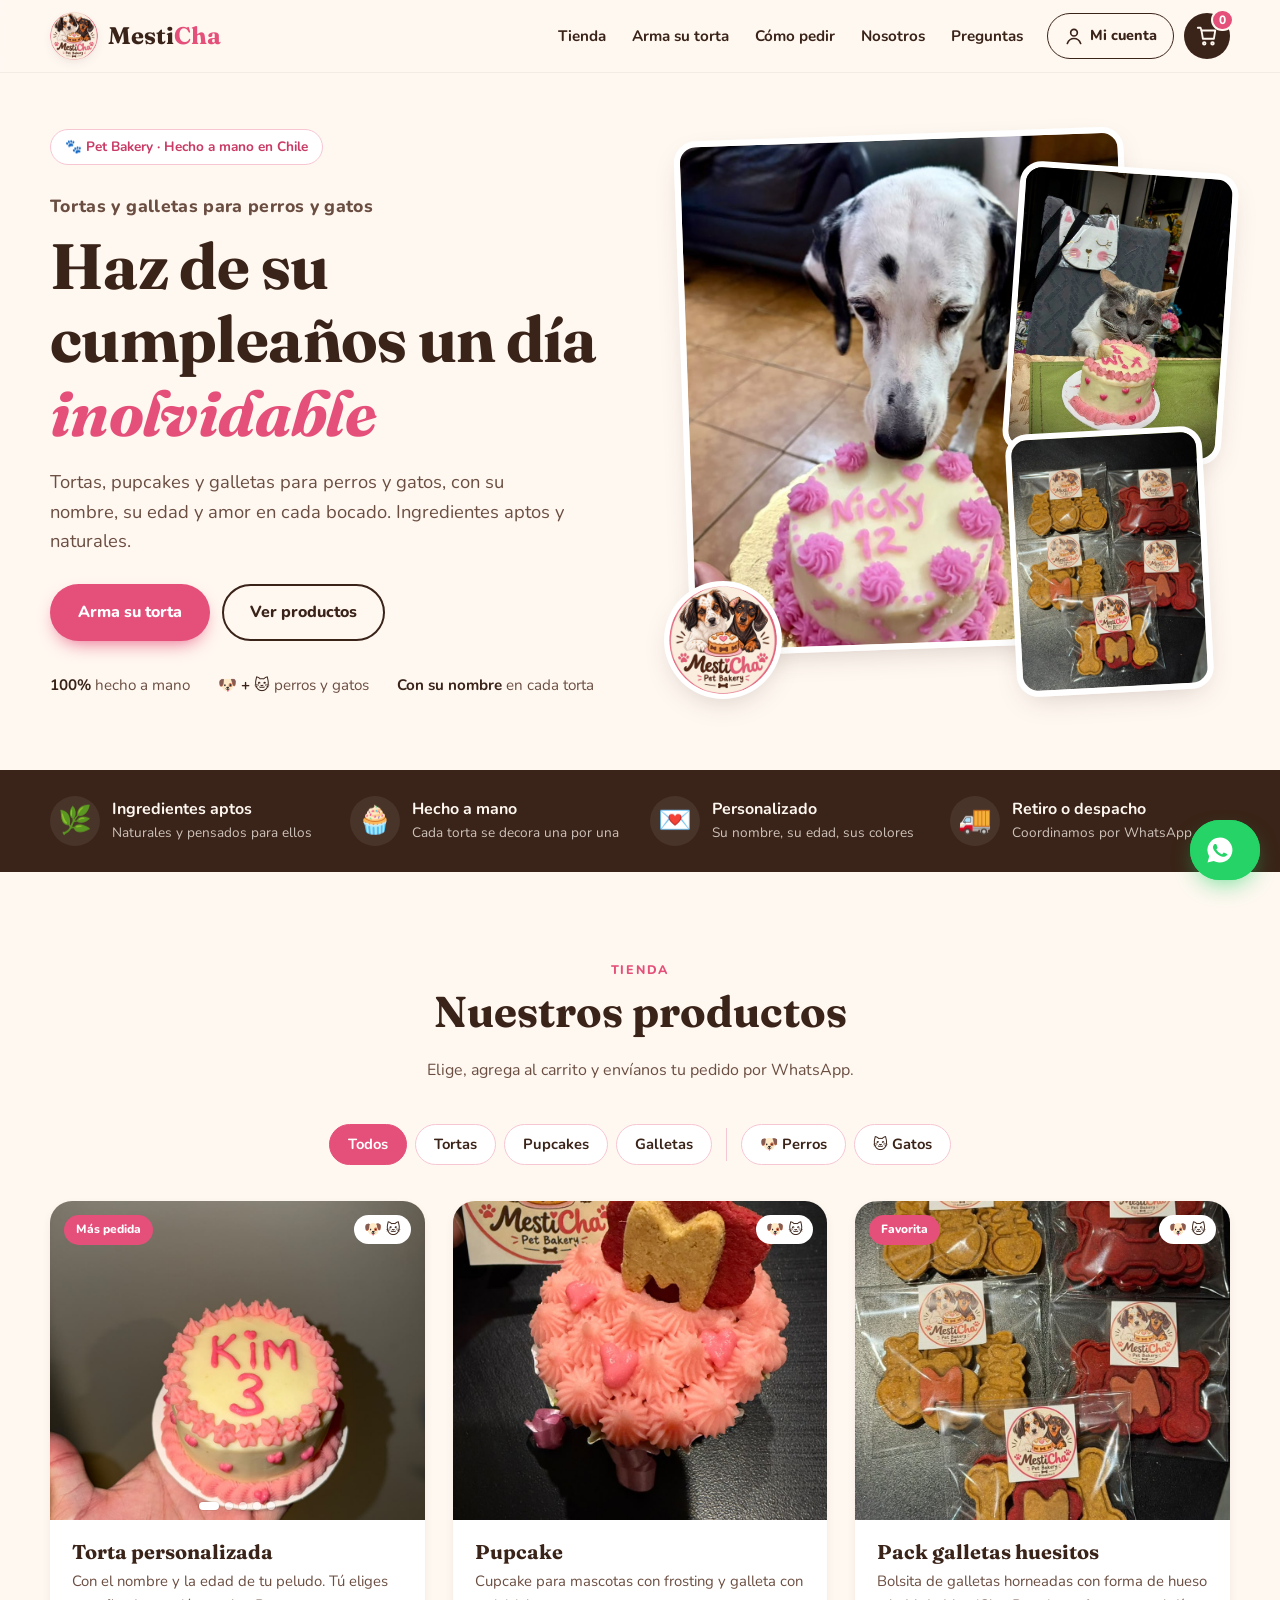
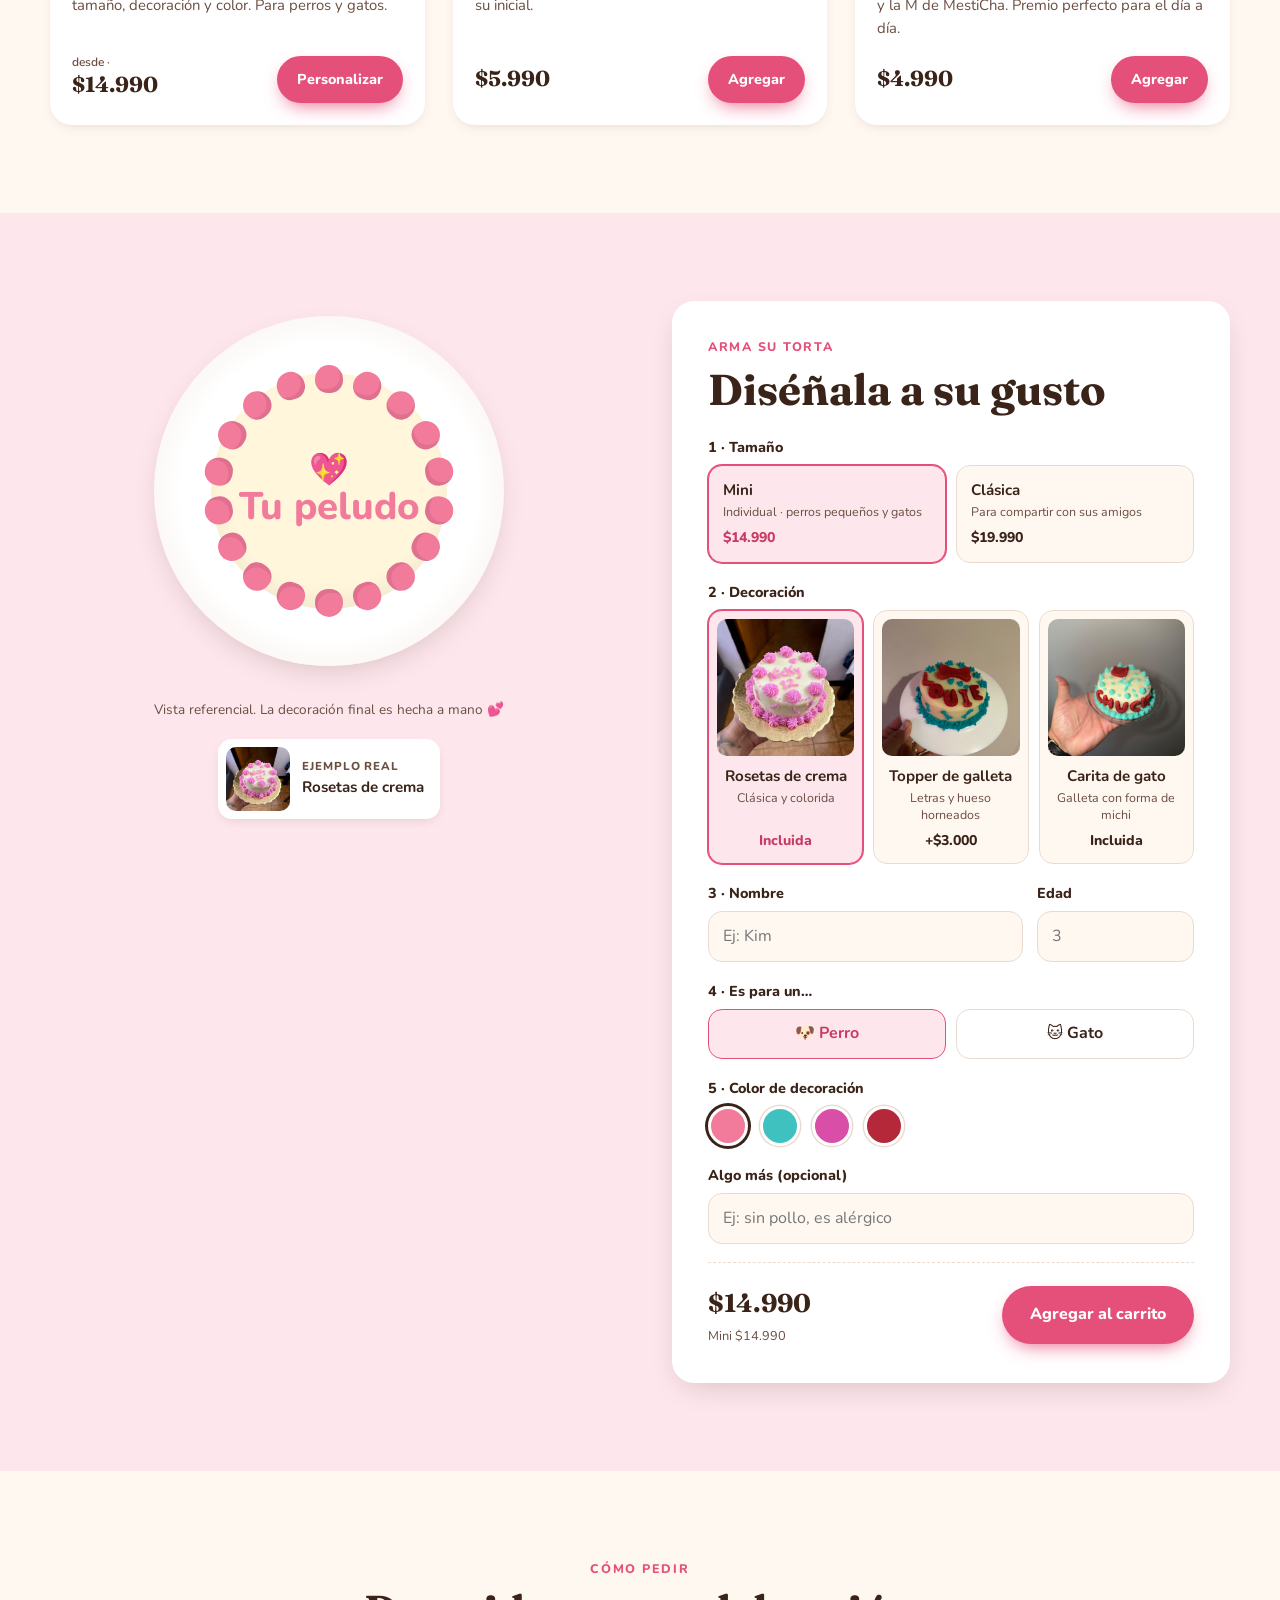
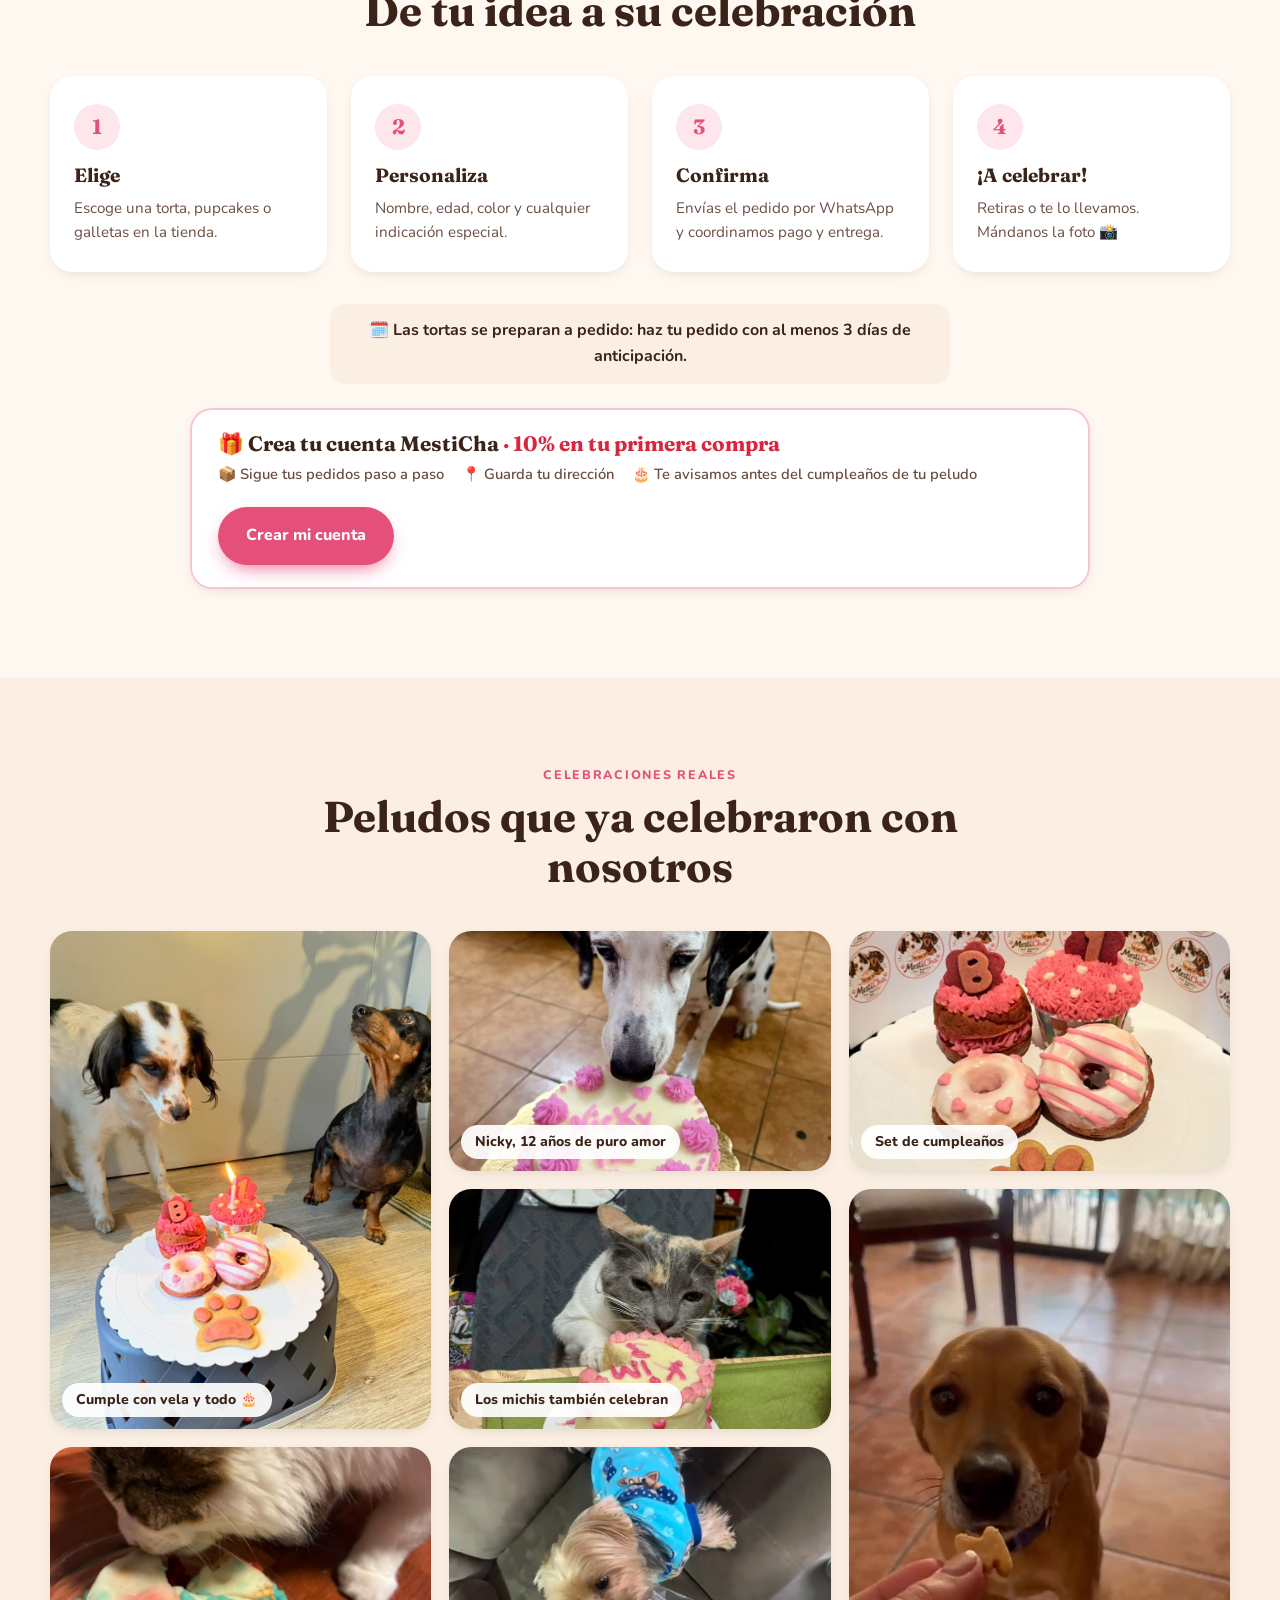
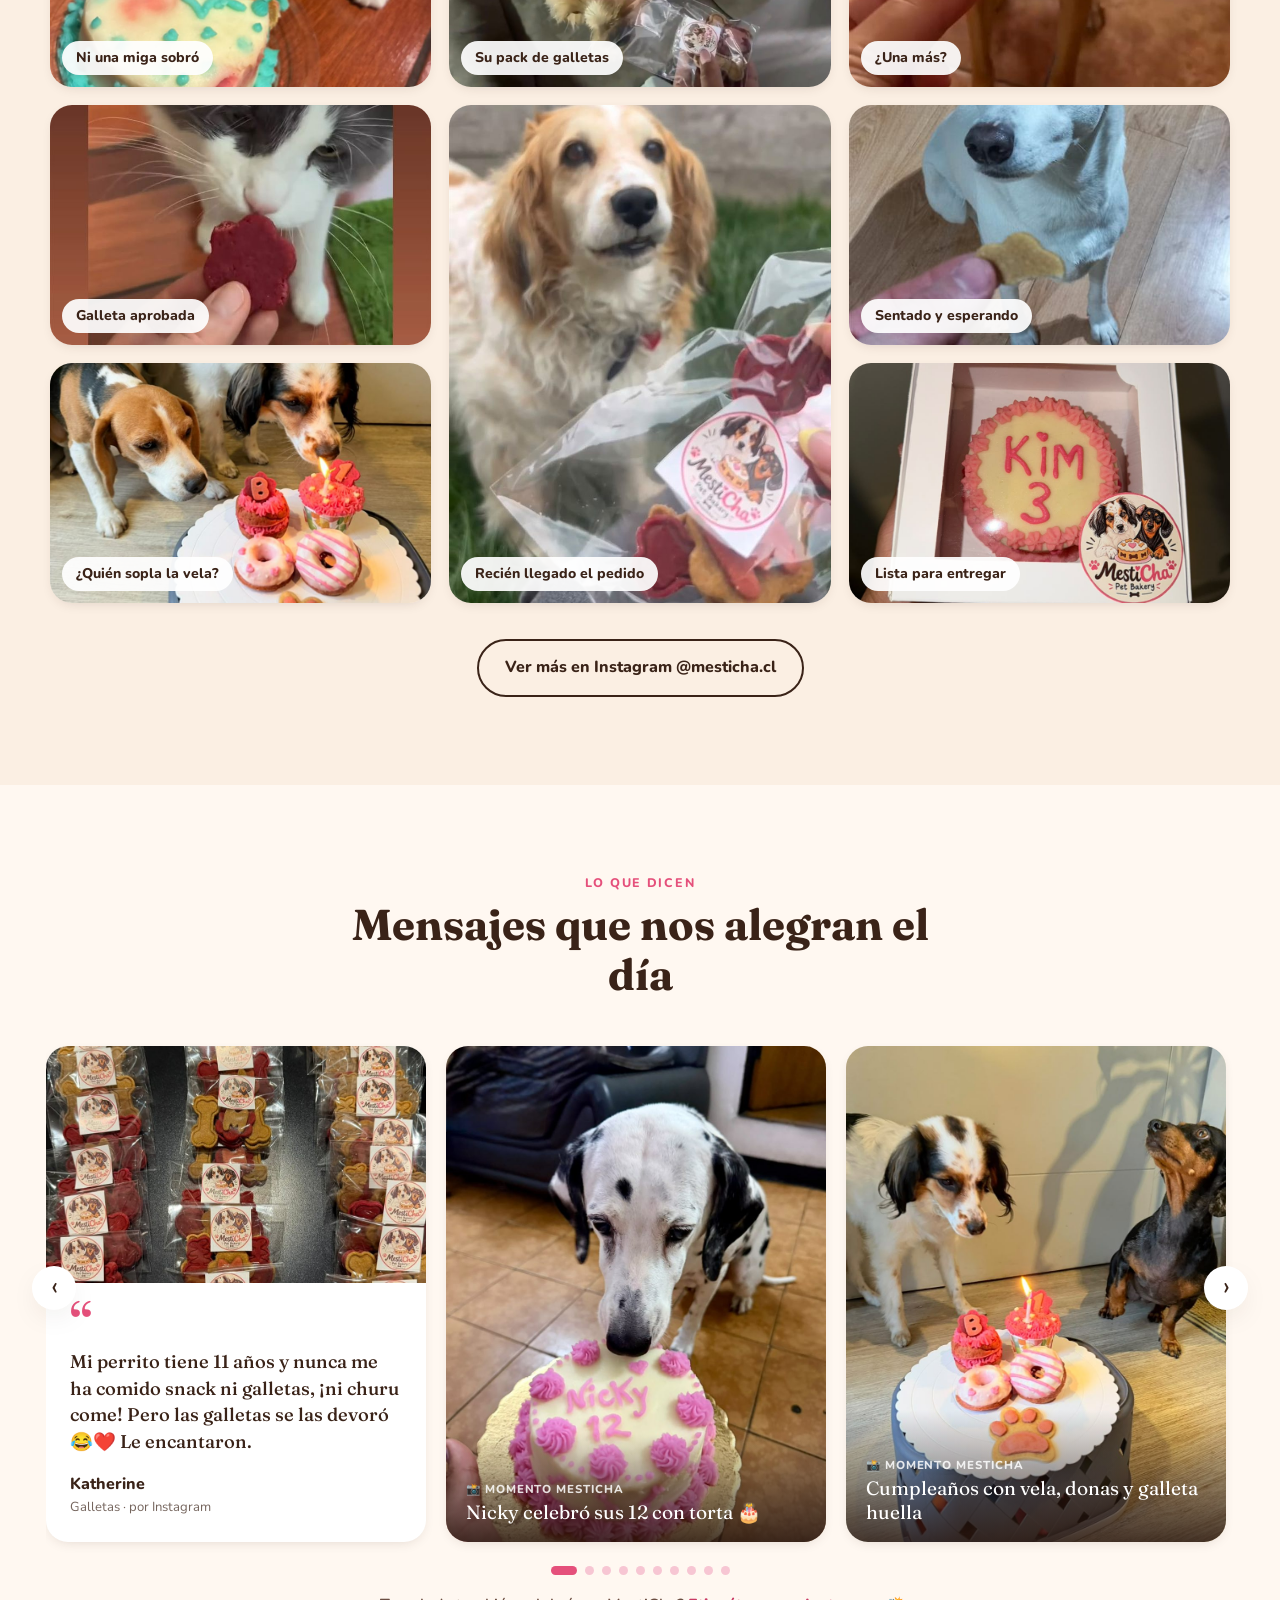
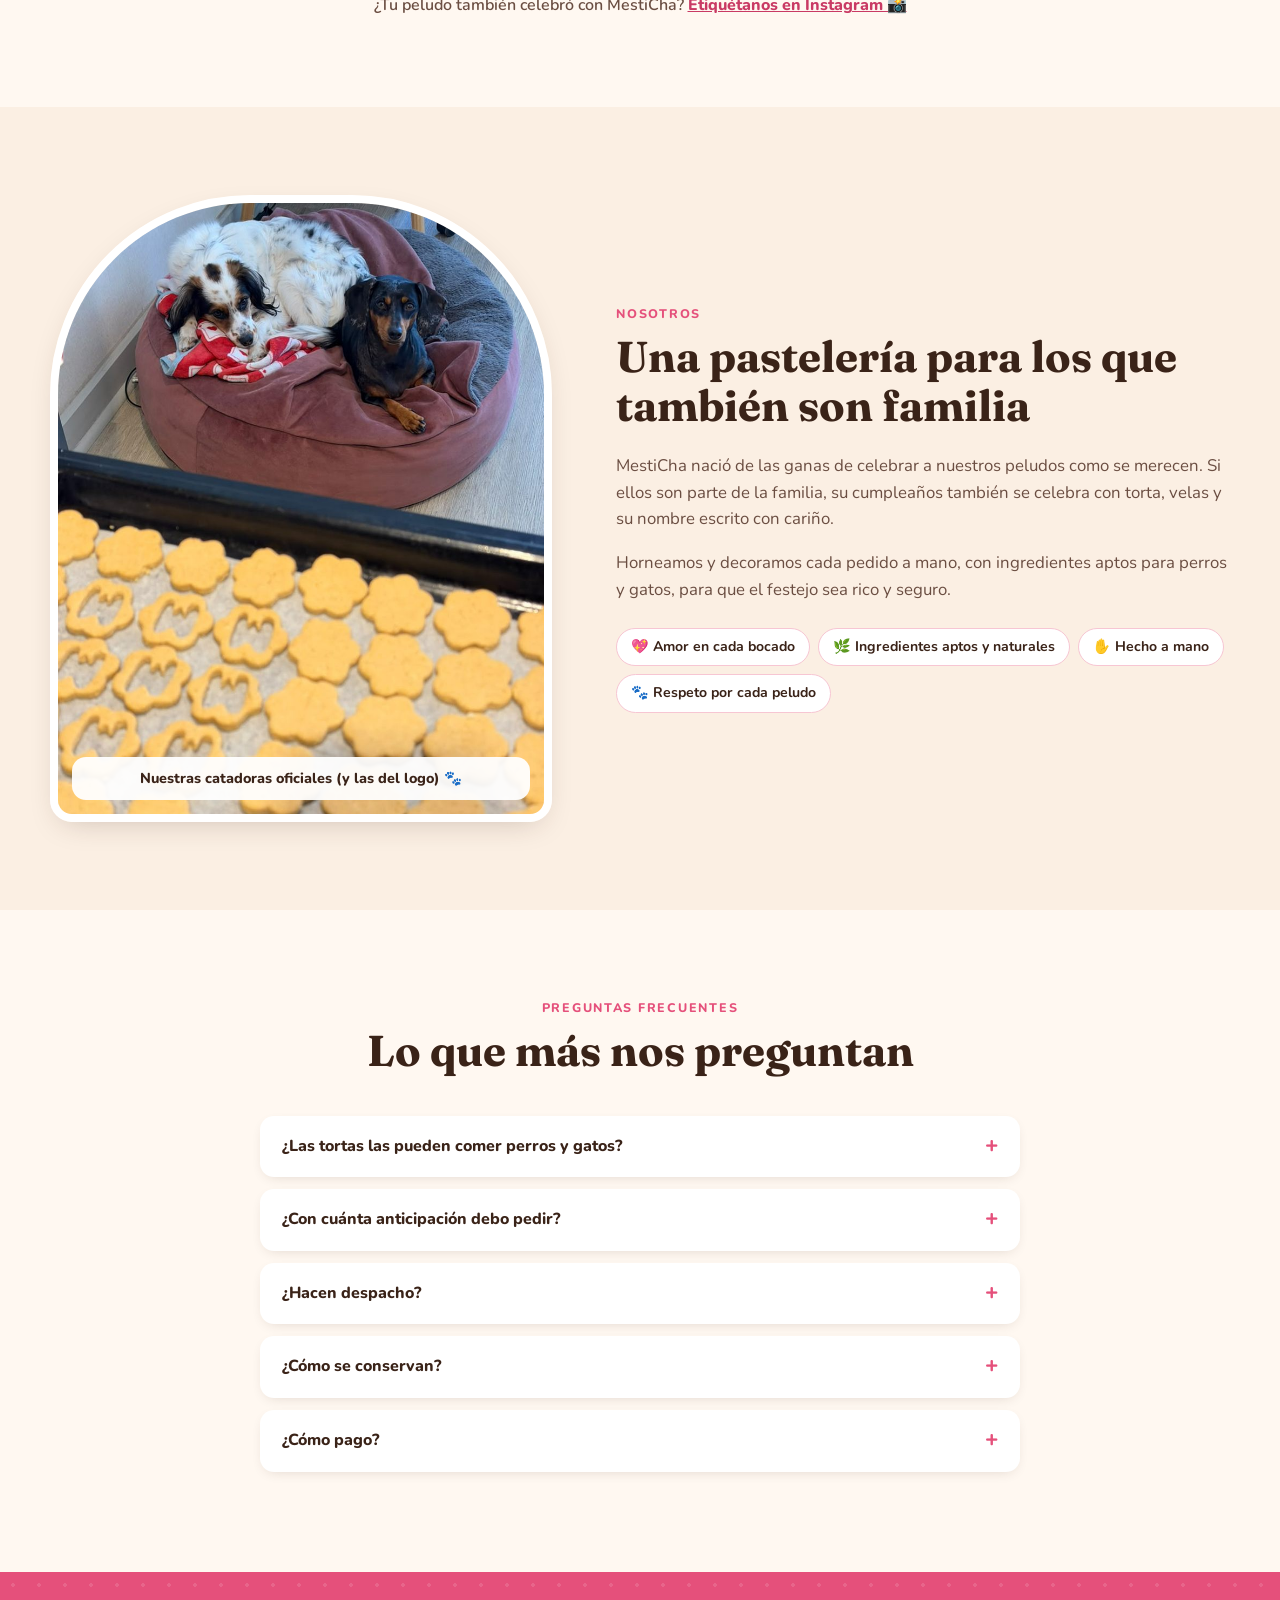
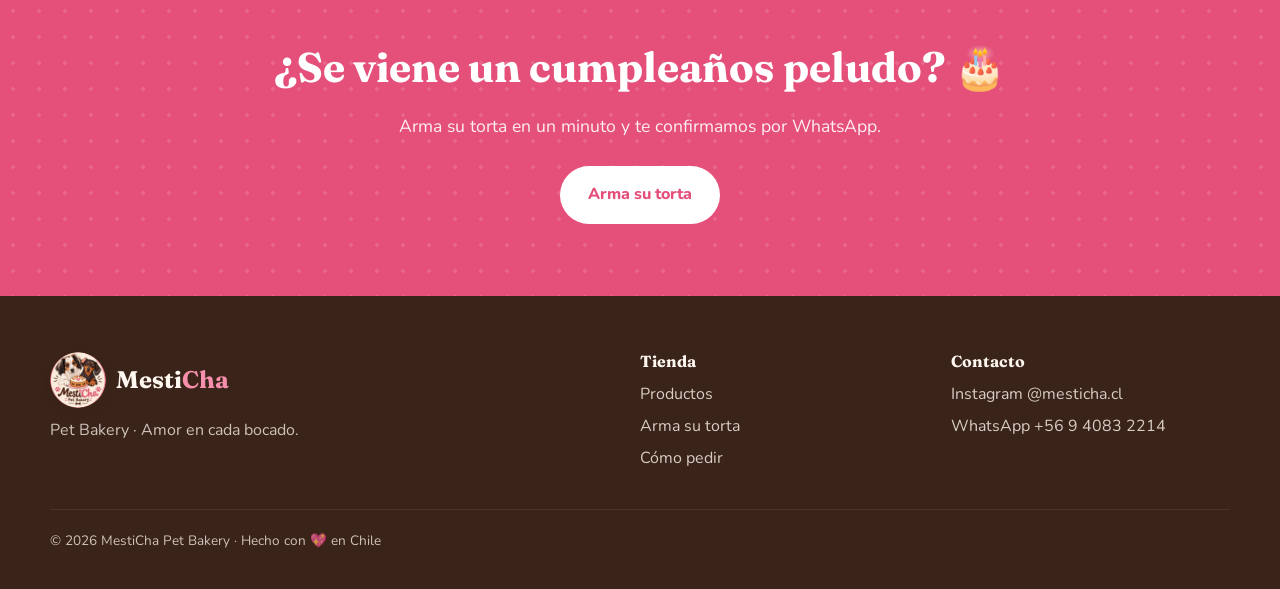
<file: index.html>
<!doctype html>
<html lang="es-CL">
<head>
  <meta charset="utf-8">
  <meta name="viewport" content="width=device-width, initial-scale=1">
  <title>Tortas y galletas para perros y gatos | MestiCha Pet Bakery Chile</title>
  <meta name="description" content="Tortas de cumpleaños personalizadas, pupcakes y galletas para perros y gatos. Hechas a mano con ingredientes aptos y naturales. Pide online con retiro o despacho.">
  <meta name="robots" content="index, follow, max-image-preview:large">
  <meta name="theme-color" content="#E5507B">
  <!-- CONFIRMAR dominio definitivo (canonical, og:url, sitemap, JSON-LD) -->
  <link rel="canonical" href="https://mesticha.cl/">

  <!-- Al compartir el link (WhatsApp, Instagram, Facebook) -->
  <meta property="og:type" content="website">
  <meta property="og:locale" content="es_CL">
  <meta property="og:site_name" content="MestiCha Pet Bakery">
  <meta property="og:title" content="MestiCha · Tortas y galletas para perros y gatos">
  <meta property="og:description" content="Haz de su cumpleaños un día inolvidable 🎂 Tortas personalizadas con su nombre, pupcakes y galletas hechas a mano.">
  <meta property="og:url" content="https://mesticha.cl/">
  <meta property="og:image" content="https://mesticha.cl/img/og-mesticha.jpg">
  <meta property="og:image:width" content="1200">
  <meta property="og:image:height" content="630">
  <meta property="og:image:alt" content="Torta de cumpleaños para perro de MestiCha Pet Bakery">
  <meta name="twitter:card" content="summary_large_image">

  <link rel="icon" type="image/png" href="img/logo-192.png">
  <link rel="apple-touch-icon" href="img/logo-192.png">
  <link rel="preload" as="image" href="img/nicky-comiendo.jpg" fetchpriority="high">
  <link rel="preconnect" href="https://fonts.googleapis.com">
  <link rel="preconnect" href="https://fonts.gstatic.com" crossorigin>
  <link href="https://fonts.googleapis.com/css2?family=Fraunces:opsz,wght@9..144,500;9..144,700&family=Nunito:wght@400;600;700;800&display=swap" rel="stylesheet">
  <link rel="stylesheet" href="css/estilos.css">
  <link rel="stylesheet" href="css/tienda.css">
  <link rel="stylesheet" href="css/movil.css">

  <!-- Datos estructurados para Google. CONFIRMAR teléfono, zona y precios -->
  <script type="application/ld+json">
  {
    "@context": "https://schema.org",
    "@type": "Bakery",
    "@id": "https://mesticha.cl/#negocio",
    "name": "MestiCha Pet Bakery",
    "description": "Pastelería para mascotas: tortas de cumpleaños personalizadas, pupcakes y galletas para perros y gatos, hechas a mano con ingredientes aptos y naturales.",
    "url": "https://mesticha.cl/",
    "telephone": "+56940832214",
    "logo": "https://mesticha.cl/img/logo.png",
    "image": ["https://mesticha.cl/img/og-mesticha.jpg", "https://mesticha.cl/img/torta-kim-caja.jpg", "https://mesticha.cl/img/galletas-packs.jpg"],
    "areaServed": { "@type": "City", "name": "Santiago" },
    "address": { "@type": "PostalAddress", "addressLocality": "Santiago", "addressCountry": "CL" },
    "priceRange": "$$",
    "currenciesAccepted": "CLP",
    "paymentAccepted": "Tarjeta de débito, tarjeta de crédito, transferencia",
    "sameAs": ["https://www.instagram.com/mesticha.cl/"],
    "hasOfferCatalog": {
      "@type": "OfferCatalog",
      "name": "Productos para mascotas",
      "itemListElement": [
        { "@type": "AggregateOffer", "lowPrice": "14990", "highPrice": "22990", "priceCurrency": "CLP", "availability": "https://schema.org/InStock", "itemOffered": { "@type": "Product", "name": "Torta de cumpleaños personalizada para perros y gatos", "image": ["https://mesticha.cl/img/torta-kim.jpg", "https://mesticha.cl/img/torta-nicky.jpg", "https://mesticha.cl/img/torta-louie.jpg", "https://mesticha.cl/img/torta-chuck.jpg"] } },
        { "@type": "Offer", "price": "5990", "priceCurrency": "CLP", "availability": "https://schema.org/InStock", "itemOffered": { "@type": "Product", "name": "Pupcake para mascotas", "image": "https://mesticha.cl/img/pupcake.jpg" } },
        { "@type": "Offer", "price": "4990", "priceCurrency": "CLP", "availability": "https://schema.org/InStock", "itemOffered": { "@type": "Product", "name": "Galletas para perros con forma de hueso", "image": "https://mesticha.cl/img/galletas-packs.jpg" } }
      ]
    }
  }
  </script>
</head>
<body>

<!-- ========== HEADER ========== -->
<header class="header">
  <div class="contenedor header__inner">
    <a href="#inicio" class="marca">
      <img src="img/logo.png" alt="Logo MestiCha Pet Bakery" width="48" height="48">
      <span>Mesti<b>Cha</b></span>
    </a>
    <nav class="nav" id="nav">
      <a href="#tienda">Tienda</a>
      <a href="#personaliza">Arma su torta</a>
      <a href="#como-pedir">Cómo pedir</a>
      <a href="#nosotros">Nosotros</a>
      <a href="#preguntas">Preguntas</a>
    </nav>
    <div class="header__acciones">
      <button class="btn-cuenta" id="abrirCuenta" aria-label="Mi cuenta">
        <svg viewBox="0 0 24 24" width="20" height="20" fill="none" stroke="currentColor" stroke-width="2" stroke-linecap="round"><circle cx="12" cy="8" r="4"/><path d="M4 21c1.5-4 4.5-6 8-6s6.5 2 8 6"/></svg>
        <span id="cuentaEtiqueta">Ingresar</span>
      </button>
      <button class="btn-carrito" id="abrirCarrito" aria-label="Ver carrito">
        <svg viewBox="0 0 24 24" width="22" height="22" fill="none" stroke="currentColor" stroke-width="2" stroke-linecap="round" stroke-linejoin="round"><path d="M6 6h15l-1.5 9h-12z"/><path d="M6 6 5 3H2"/><circle cx="9" cy="20" r="1.4"/><circle cx="18" cy="20" r="1.4"/></svg>
        <span class="btn-carrito__n" id="contadorCarrito">0</span>
      </button>
      <button class="btn-menu" id="btnMenu" aria-label="Abrir menú" aria-expanded="false">
        <span></span><span></span><span></span>
      </button>
    </div>
  </div>
</header>

<main>

<!-- ========== HERO ========== -->
<section class="hero" id="inicio">
  <div class="contenedor hero__grid">
    <div class="hero__texto">
      <p class="chip">🐾 Pet Bakery · Hecho a mano en Chile</p>
      <h1><span class="h1-clave">Tortas y galletas para perros y gatos</span> Haz de su cumpleaños un día <em>inolvidable</em></h1>
      <p class="hero__bajada">Tortas, pupcakes y galletas para perros y gatos, con su nombre, su edad y amor en cada bocado. Ingredientes aptos y naturales.</p>
      <div class="hero__ctas">
        <a href="#personaliza" class="btn btn--primario">Arma su torta</a>
        <a href="#tienda" class="btn btn--secundario">Ver productos</a>
      </div>
      <ul class="hero__datos">
        <li><b>100%</b> hecho a mano</li>
        <li><b>🐶 + 🐱</b> perros y gatos</li>
        <li><b>Con su nombre</b> en cada torta</li>
      </ul>
    </div>
    <div class="hero__collage">
      <figure class="foto foto--grande" data-hero="grande"><img src="img/nicky-comiendo.jpg" width="900" height="1200" fetchpriority="high" alt="Dálmata comiendo su torta de cumpleaños para perros con el nombre Nicky y el número 12"></figure>
      <figure class="foto foto--chica foto--a" data-hero="a"><img src="img/gato-torta.jpg" width="778" height="1200" alt="Gata frente a su torta de cumpleaños para gatos MestiCha"></figure>
      <figure class="foto foto--chica foto--b" data-hero="b"><img src="img/galletas-packs.jpg" width="900" height="1200" alt="Packs de galletas para perros con forma de hueso y la M de MestiCha"></figure>
      <div class="sticker">
        <img src="img/logo.png" alt="">
      </div>
    </div>
  </div>
</section>

<!-- ========== PILARES ========== -->
<section class="pilares">
  <div class="contenedor pilares__grid">
    <div class="pilar"><span>🌿</span><div><b>Ingredientes aptos</b><p>Naturales y pensados para ellos</p></div></div>
    <div class="pilar"><span>🧁</span><div><b>Hecho a mano</b><p>Cada torta se decora una por una</p></div></div>
    <div class="pilar"><span>💌</span><div><b>Personalizado</b><p>Su nombre, su edad, sus colores</p></div></div>
    <div class="pilar"><span>🚚</span><div><b>Retiro o despacho</b><p>Coordinamos por WhatsApp</p></div></div>
  </div>
</section>

<!-- ========== TIENDA ========== -->
<section class="seccion" id="tienda">
  <div class="contenedor">
    <div class="seccion__cabecera">
      <p class="sobretitulo">Tienda</p>
      <h2>Nuestros productos</h2>
      <p>Elige, agrega al carrito y envíanos tu pedido por WhatsApp.</p>
    </div>
    <div class="filtros" role="tablist" id="filtros">
      <button class="filtro activo" data-filtro="todos">Todos</button>
      <button class="filtro" data-filtro="tortas">Tortas</button>
      <button class="filtro" data-filtro="pupcakes">Pupcakes</button>
      <button class="filtro" data-filtro="galletas">Galletas</button>
      <span class="filtros__sep"></span>
      <button class="filtro" data-filtro="perro">🐶 Perros</button>
      <button class="filtro" data-filtro="gato">🐱 Gatos</button>
      <button class="filtro filtro--oferta" data-filtro="ofertas" id="filtroOfertas" hidden>🏷️ Ofertas</button>
    </div>
    <div class="productos" id="productos"></div>
  </div>
</section>

<!-- ========== PERSONALIZADOR ========== -->
<section class="seccion seccion--rosa" id="personaliza">
  <div class="contenedor personaliza">
    <div class="personaliza__vista">
      <div class="torta-preview" id="tortaPreview">
        <div class="torta-preview__plato"></div>
        <div class="torta-preview__torta">
          <div class="torta-preview__borde" id="previewBorde"></div>
          <div class="torta-preview__cara">
            <span class="torta-preview__icono" id="previewIcono">💖</span>
            <span class="torta-preview__nombre" id="previewNombre">Tu peludo</span>
            <span class="torta-preview__edad" id="previewEdad">1</span>
          </div>
        </div>
      </div>
      <p class="personaliza__nota">Vista referencial. La decoración final es hecha a mano 💕</p>
      <figure class="ejemplo-real">
        <img id="ejemploImg" src="img/torta-nicky.jpg" alt="" loading="lazy">
        <figcaption><small>Ejemplo real</small><b id="ejemploTexto">Rosetas de crema</b></figcaption>
      </figure>
    </div>

    <form class="personaliza__form" id="formTorta" novalidate>
      <p class="sobretitulo">Arma su torta</p>
      <h2>Diséñala a su gusto</h2>

      <fieldset class="campo">
        <span>1 · Tamaño</span>
        <div class="tarjetas-opcion" id="tamanos"></div>
      </fieldset>

      <fieldset class="campo">
        <span>2 · Decoración</span>
        <div class="tarjetas-opcion tarjetas-opcion--deco" id="decoraciones"></div>
      </fieldset>

      <div class="campo-doble">
        <label class="campo">
          <span>3 · Nombre</span>
          <input id="tortaNombre" type="text" maxlength="12" placeholder="Ej: Kim" required>
        </label>
        <label class="campo">
          <span>Edad</span>
          <input id="tortaEdad" type="number" min="0" max="30" placeholder="3">
        </label>
      </div>

      <fieldset class="campo">
        <span>4 · Es para un…</span>
        <div class="opciones">
          <label class="opcion"><input type="radio" name="especie" value="perro" checked><span>🐶 Perro</span></label>
          <label class="opcion"><input type="radio" name="especie" value="gato"><span>🐱 Gato</span></label>
        </div>
      </fieldset>

      <fieldset class="campo">
        <span>5 · Color de decoración</span>
        <div class="colores" id="colores"></div>
      </fieldset>

      <label class="campo">
        <span>Algo más (opcional)</span>
        <input id="tortaNota" type="text" maxlength="80" placeholder="Ej: sin pollo, es alérgico">
      </label>

      <p class="agotado-aviso" id="tortaAgotada" hidden>😿 Por ahora las tortas están agotadas. Escríbenos por WhatsApp y te avisamos cuando vuelvan.</p>
      <div class="personaliza__pie">
        <div>
          <p class="personaliza__precio" id="tortaPrecio"></p>
          <p class="personaliza__desglose" id="tortaDesglose"></p>
        </div>
        <button type="submit" class="btn btn--primario">Agregar al carrito</button>
      </div>
      <p class="error" id="tortaError" hidden>Escribe el nombre de tu peludo 🐾</p>
    </form>
  </div>
</section>

<!-- ========== CÓMO PEDIR ========== -->
<section class="seccion" id="como-pedir">
  <div class="contenedor">
    <div class="seccion__cabecera">
      <p class="sobretitulo">Cómo pedir</p>
      <h2>De tu idea a su celebración</h2>
    </div>
    <ol class="pasos">
      <li class="paso"><span class="paso__n">1</span><h3>Elige</h3><p>Escoge una torta, pupcakes o galletas en la tienda.</p></li>
      <li class="paso"><span class="paso__n">2</span><h3>Personaliza</h3><p>Nombre, edad, color y cualquier indicación especial.</p></li>
      <li class="paso"><span class="paso__n">3</span><h3>Confirma</h3><p>Envías el pedido por WhatsApp y coordinamos pago y entrega.</p></li>
      <li class="paso"><span class="paso__n">4</span><h3>¡A celebrar!</h3><p>Retiras o te lo llevamos. Mándanos la foto 📸</p></li>
    </ol>
    <p class="aviso" id="avisoAnticipacion"></p>
    <div class="cta-cuenta" id="ctaCuenta">
      <div>
        <h3>🎁 Crea tu cuenta MestiCha<span class="cta-cuenta__dcto" data-bienvenida-titulo></span></h3>
        <ul class="beneficios beneficios--fila">
          <li>📦 Sigue tus pedidos paso a paso</li>
          <li>📍 Guarda tu dirección</li>
          <li>🎂 Te avisamos antes del cumpleaños de tu peludo</li>
        </ul>
      </div>
      <button class="btn btn--primario" type="button" id="ctaCrearCuenta">Crear mi cuenta</button>
    </div>
  </div>
</section>

<!-- ========== GALERÍA ========== -->
<section class="seccion seccion--crema" id="galeria">
  <div class="contenedor">
    <div class="seccion__cabecera">
      <p class="sobretitulo">Celebraciones reales</p>
      <h2>Peludos que ya celebraron con nosotros</h2>
    </div>
    <div class="galeria" id="galeriaGrid"></div>
    <div class="centrado">
      <a class="btn btn--secundario" id="linkInstagram" target="_blank" rel="noopener">Ver más en Instagram @mesticha.cl</a>
    </div>
  </div>
</section>

<!-- ========== TESTIMONIOS ========== -->
<section class="seccion" id="testimonios">
  <div class="contenedor">
    <div class="seccion__cabecera">
      <p class="sobretitulo">Lo que dicen</p>
      <h2>Mensajes que nos alegran el día</h2>
    </div>
    <div class="ruleta" id="ruleta" aria-roledescription="carrusel" aria-label="Mensajes y momentos de clientes">
      <div class="ruleta__pista" id="ruletaPista" tabindex="0"></div>
      <button class="ruleta__flecha ruleta__flecha--izq" data-ruleta="-1" aria-label="Anterior">‹</button>
      <button class="ruleta__flecha ruleta__flecha--der" data-ruleta="1" aria-label="Siguiente">›</button>
    </div>
    <div class="ruleta__puntos" id="ruletaPuntos"></div>
    <p class="ruleta__cta">¿Tu peludo también celebró con MestiCha? <a id="ruletaIG" target="_blank" rel="noopener">Etiquétanos en Instagram 📸</a></p>
  </div>
</section>

<!-- ========== NOSOTROS ========== -->
<section class="seccion seccion--crema" id="nosotros">
  <div class="contenedor nosotros">
    <figure class="nosotros__foto">
      <img src="img/nosotros-catadoras.jpg" alt="Las dos perritas del logo de MestiCha descansando frente a una bandeja de galletas recién horneadas">
      <!-- CONFIRMAR: nombres de las perritas -->
      <figcaption>Nuestras catadoras oficiales (y las del logo) 🐾</figcaption>
    </figure>
    <div class="nosotros__texto">
      <p class="sobretitulo">Nosotros</p>
      <h2>Una pastelería para los que también son familia</h2>
      <!-- CONFIRMAR: historia real de MestiCha -->
      <p>MestiCha nació de las ganas de celebrar a nuestros peludos como se merecen. Si ellos son parte de la familia, su cumpleaños también se celebra con torta, velas y su nombre escrito con cariño.</p>
      <p>Horneamos y decoramos cada pedido a mano, con ingredientes aptos para perros y gatos, para que el festejo sea rico y seguro.</p>

      <ul class="valores">
        <li>💖 Amor en cada bocado</li>
        <li>🌿 Ingredientes aptos y naturales</li>
        <li>✋ Hecho a mano</li>
        <li>🐾 Respeto por cada peludo</li>
      </ul>
    </div>
  </div>
</section>

<!-- ========== FAQ ========== -->
<section class="seccion" id="preguntas">
  <div class="contenedor contenedor--angosto">
    <div class="seccion__cabecera">
      <p class="sobretitulo">Preguntas frecuentes</p>
      <h2>Lo que más nos preguntan</h2>
    </div>
    <!-- CONFIRMAR: todas las respuestas con MestiCha -->
    <div class="faq">
      <details><summary>¿Las tortas las pueden comer perros y gatos?</summary><p>Sí. Usamos ingredientes aptos para mascotas. Si tu peludo tiene alguna alergia o dieta especial, avísanos en el pedido y lo adaptamos.</p></details>
      <details><summary>¿Con cuánta anticipación debo pedir?</summary><p id="faqAnticipacion"></p></details>
      <details><summary>¿Hacen despacho?</summary><p id="faqDespacho"></p></details>
      <details><summary>¿Cómo se conservan?</summary><p>Mantenlas refrigeradas y dáselas dentro de los días que te indiquemos al entregar. Las galletas duran más a temperatura ambiente en un envase cerrado.</p></details>
      <details><summary>¿Cómo pago?</summary><p>Coordinamos el pago por WhatsApp al confirmar tu pedido (transferencia u otro medio que acordemos).</p></details>
    </div>
  </div>
</section>

<!-- ========== CTA FINAL ========== -->
<section class="cta-final">
  <div class="contenedor cta-final__inner">
    <h2>¿Se viene un cumpleaños peludo? 🎂</h2>
    <p>Arma su torta en un minuto y te confirmamos por WhatsApp.</p>
    <a href="#personaliza" class="btn btn--blanco">Arma su torta</a>
  </div>
</section>

</main>

<!-- ========== FOOTER ========== -->
<footer class="footer">
  <div class="contenedor footer__grid">
    <div>
      <a href="#inicio" class="marca marca--footer">
        <img src="img/logo.png" alt="" width="56" height="56">
        <span>Mesti<b>Cha</b></span>
      </a>
      <p>Pet Bakery · Amor en cada bocado.</p>
    </div>
    <div>
      <h4>Tienda</h4>
      <a href="#tienda">Productos</a>
      <a href="#personaliza">Arma su torta</a>
      <a href="#como-pedir">Cómo pedir</a>
    </div>
    <div>
      <h4>Contacto</h4>
      <a id="footerInstagram" target="_blank" rel="noopener">Instagram @mesticha.cl</a>
      <a id="footerWhatsapp" target="_blank" rel="noopener">WhatsApp</a>
      <a id="footerCorreo" hidden></a>
    </div>
  </div>
  <p class="footer__legal contenedor">© <span id="anio"></span> MestiCha Pet Bakery · Hecho con 💖 en Chile</p>
</footer>

<!-- ========== CARRITO ========== -->
<div class="velo" id="velo" hidden></div>
<aside class="carrito" id="carrito" aria-hidden="true" aria-label="Carrito">
  <div class="carrito__cabecera">
    <h3>Tu carrito</h3>
    <button class="cerrar" data-cerrar aria-label="Cerrar">✕</button>
  </div>
  <div class="carrito__cuerpo">
    <ul class="carrito__items" id="carritoItems"></ul>
    <div class="carrito__vacio" id="carritoVacio">
      <p>🦴</p>
      <p>Tu carrito está vacío.</p>
      <a href="#tienda" class="btn btn--secundario" data-cerrar>Ir a la tienda</a>
    </div>
  </div>
  <div class="carrito__pie" id="carritoPie">
    <div class="carrito__linea carrito__linea--total"><span>Subtotal</span><span id="ckSubtotal"></span></div>
    <button class="btn btn--primario btn--ancho" id="irAPagar">Ir a pagar</button>
    <button class="btn-texto" id="pedirWhatsapp">o prefiero coordinar por WhatsApp</button>
  </div>
</aside>

<!-- ========== CHECKOUT (pago) ========== -->
<div class="modal" id="modalPago" role="dialog" aria-modal="true" aria-labelledby="tituloPago" hidden>
  <div class="modal__caja modal__caja--ancha">
    <button class="cerrar modal__cerrar" data-cerrar aria-label="Cerrar">✕</button>

    <div id="pagoFormulario">
      <h2 id="tituloPago">Finalizar compra</h2>
      <p class="demo-aviso" id="demoAviso">🧪 Modo demo: el pago es simulado, no se cobra nada.</p>
      <div class="checkout-grid">
        <form id="formPago" novalidate>
          <section class="paso-form">
            <h4><span>1</span> Tus datos</h4>
            <p class="sesion-info" id="sesionInfo" hidden></p>
            <label class="campo"><span>Nombre</span><input id="pgNombre" type="text" autocomplete="name" required></label>
            <div class="campo-doble campo-doble--igual">
              <label class="campo"><span>Correo</span><input id="pgEmail" type="email" autocomplete="email" required></label>
              <label class="campo"><span>WhatsApp</span><input id="pgTelefono" type="tel" autocomplete="tel" placeholder="+56 9 1234 5678" required></label>
            </div>
            <div id="pgCrearCuentaBox">
              <p class="ya-cuenta">¿Ya tienes cuenta? <button type="button" class="link" id="pgIrLogin">Inicia sesión</button></p>
              <div class="crear-cuenta-box">
                <label class="check"><input type="checkbox" id="pgCrearCuenta" checked><span><b>Crear mi cuenta</b> (gratis, sólo falta una contraseña)<em class="bienvenida-chip" data-bienvenida></em></span></label>
                <ul class="beneficios">
                <li>📦 Sigue tu pedido paso a paso</li>
                <li>📍 Tu dirección queda guardada</li>
                <li>🎂 Te avisamos antes de su cumpleaños</li>
              </ul>
              </div>
              <label class="campo" id="pgClaveBox"><span>Elige una contraseña</span><input id="pgClave" type="password" autocomplete="new-password" minlength="6" placeholder="Mínimo 6 caracteres"></label>
            </div>
            <label class="check"><input type="checkbox" id="pgOkContacto"><span>Quiero recibir recordatorios (como el cumpleaños de mi peludo) y novedades por WhatsApp y correo</span></label>
          </section>

          <section class="paso-form">
            <h4><span>2</span> Entrega</h4>
            <div class="opciones">
              <label class="opcion"><input type="radio" name="pgEntrega" value="retiro" checked><span>🏠 Retiro</span></label>
              <label class="opcion"><input type="radio" name="pgEntrega" value="despacho"><span>🚚 Despacho</span></label>
            </div>
            <label class="campo" id="pgDireccionBox" hidden><span>Comuna y dirección</span><input id="pgDireccion" type="text" autocomplete="street-address"></label>
            <label class="campo"><span>Fecha que lo necesitas</span><input id="pgFecha" type="date" required></label>
          </section>

          <section class="paso-form">
            <h4><span>3</span> Medio de pago</h4>
            <div class="metodos" id="metodosPago"></div>
          </section>
          <p class="error" id="pgError" hidden></p>
        </form>

        <aside class="resumen">
          <h4>Resumen</h4>
          <ul class="resumen__items" id="resumenItems"></ul>
          <div class="carrito__linea"><span>Subtotal</span><span id="rsSubtotal"></span></div>
          <div class="carrito__linea carrito__linea--bienvenida" id="rsBienvenidaLinea" hidden><span id="rsBienvenidaTexto"></span><span id="rsBienvenida"></span></div>
          <div class="carrito__linea" id="rsDespachoLinea" hidden><span>Despacho</span><span id="rsDespacho"></span></div>
          <p class="bienvenida-pista" id="rsBienvenidaPista" hidden></p>
          <div class="carrito__linea carrito__linea--total"><span>Total</span><span id="rsTotal"></span></div>
          <button class="btn btn--primario btn--ancho" id="btnPagar" form="formPago" type="submit">Pagar</button>
          <p class="resumen__seguro">🔒 Pago seguro. Tus datos sólo se usan para tu pedido.</p>
        </aside>
      </div>
    </div>

    <div class="procesando" id="pagoProcesando" hidden>
      <div class="spinner"></div>
      <p>Conectando con <b id="procMetodo"></b>…</p>
    </div>

    <div class="exito" id="pagoExito" hidden>
      <div class="exito__icono">🎉</div>
      <h2 id="exitoTitulo">¡Pedido confirmado!</h2>
      <p id="exitoTexto"></p>
      <div class="transferencia" id="exitoTransferencia" hidden></div>
      <div class="exito-cuenta" id="exitoCuenta" hidden>
        <h3>📦 ¿Quieres seguir este pedido?</h3>
        <p>Crea tu cuenta con los datos de tu compra (<b id="ecEmail"></b>). Sólo elige una contraseña<span data-bienvenida-proxima></span>:</p>
        <ul class="beneficios">
                <li>📦 Sigue tu pedido paso a paso</li>
                <li>📍 Tu dirección queda guardada</li>
                <li>🎂 Te avisamos antes de su cumpleaños</li>
              </ul>
        <form id="formExitoCuenta" class="exito-cuenta__form" novalidate>
          <input id="ecClave" type="password" autocomplete="new-password" placeholder="Contraseña (mínimo 6)" aria-label="Contraseña">
          <button class="btn btn--primario" type="submit">Crear mi cuenta</button>
        </form>
        <label class="check"><input type="checkbox" id="ecOk" checked><span>Acepto recordatorios por WhatsApp y correo</span></label>
        <p class="error" id="ecError" hidden></p>
      </div>
      <p class="exito-cuenta__ok" id="exitoCuentaOk" hidden>✅ ¡Listo! Tu cuenta quedó creada y este pedido ya está en <b>Mis pedidos</b>.</p>
      <div class="exito__acciones">
        <button class="btn btn--primario" id="exitoSeguimiento">Ver estado de mi pedido</button>
        <a class="btn btn--whatsapp" id="exitoWhatsapp" target="_blank" rel="noopener">Avisar por WhatsApp</a>
        <button class="btn btn--secundario" data-cerrar>Seguir mirando</button>
      </div>
    </div>
  </div>
</div>

<!-- ========== CUENTA ========== -->
<div class="modal" id="modalCuenta" role="dialog" aria-modal="true" aria-label="Mi cuenta" hidden>
  <div class="modal__caja">
    <button class="cerrar modal__cerrar" data-cerrar aria-label="Cerrar">✕</button>

    <!-- Acceso: iniciar sesión / crear cuenta -->
    <div id="vistaAcceso">
      <div class="tabs" role="tablist">
        <button class="tab activo" data-tab="login" role="tab">Iniciar sesión</button>
        <button class="tab" data-tab="registro" role="tab">Crear cuenta</button>
      </div>

      <form id="formLogin" novalidate>
        <h2>¡Hola de nuevo! 🐾</h2>
        <p class="modal__bajada">Ingresa para ver tus pedidos y en qué etapa van.</p>
        <label class="campo"><span>Correo</span><input id="lgEmail" type="email" autocomplete="email" required></label>
        <label class="campo"><span>Contraseña</span><input id="lgClave" type="password" autocomplete="current-password" required></label>
        <p class="error" id="lgError" hidden></p>
        <button class="btn btn--primario btn--ancho" type="submit">Iniciar sesión</button>
        <button class="btn-texto" type="button" id="olvideClave">¿Olvidaste tu contraseña?</button>
        <p class="modal__alterno">¿No tienes cuenta? <button type="button" class="link" data-tab="registro">Créala aquí</button></p>
      </form>

      <form id="formCuenta" novalidate hidden>
        <h2>Crea tu cuenta</h2>
        <p class="modal__bajada">Sigue tus pedidos y guarda los datos de tu peludo. Te avisamos antes de su cumpleaños para que no se quede sin torta 🎂</p>
        <p class="bienvenida-banner" data-bienvenida-banner hidden></p>
        <label class="campo"><span>Tu nombre</span><input id="ctNombre" type="text" autocomplete="name" required></label>
        <div class="campo-doble campo-doble--igual">
          <label class="campo"><span>Correo</span><input id="ctEmail" type="email" autocomplete="email" required></label>
          <label class="campo"><span>WhatsApp</span><input id="ctTelefono" type="tel" autocomplete="tel" placeholder="+56 9 1234 5678" required></label>
        </div>
        <label class="campo"><span>Contraseña</span><input id="ctClave" type="password" autocomplete="new-password" minlength="6" placeholder="Mínimo 6 caracteres" required></label>
        <fieldset class="campo">
          <span>Dirección de envío <small class="opcional">(opcional, para despachos)</small></span>
          <div class="direccion-campos">
            <input id="ctCalle" type="text" autocomplete="street-address" placeholder="Calle, número, depto">
            <input id="ctComuna" type="text" autocomplete="address-level2" placeholder="Comuna">
            <input id="ctReferencia" type="text" placeholder="Referencia (ej: portón verde)" maxlength="60">
          </div>
        </fieldset>
        <fieldset class="campo">
          <span>Tu peludo (opcional)</span>
          <div class="mascota-fila">
            <input id="ctMascota" type="text" placeholder="Nombre">
            <select id="ctEspecie"><option value="perro">🐶 Perro</option><option value="gato">🐱 Gato</option></select>
            <input id="ctCumple" type="date" aria-label="Fecha de cumpleaños">
          </div>
        </fieldset>
        <label class="check"><input type="checkbox" id="ctOkWhatsapp" checked><span>Acepto recibir recordatorios y novedades por <b>WhatsApp</b></span></label>
        <label class="check"><input type="checkbox" id="ctOkEmail" checked><span>Acepto recibir recordatorios y novedades por <b>correo</b></span></label>
        <p class="letra-chica">Puedes darte de baja cuando quieras. No compartimos tus datos con nadie.</p>
        <p class="error" id="ctError" hidden></p>
        <button class="btn btn--primario btn--ancho" type="submit">Crear cuenta</button>
        <p class="modal__alterno">¿Ya tienes cuenta? <button type="button" class="link" data-tab="login">Inicia sesión</button></p>
      </form>
      <p class="demo-aviso demo-aviso--abajo">🧪 Modo demo: las cuentas se guardan sólo en este navegador.</p>
    </div>

    <!-- Perfil -->
    <div id="perfil" hidden>
      <h2>Hola, <span id="pfNombre"></span> 👋</h2>

      <h4>Mis pedidos</h4>
      <ul class="perfil__pedidos" id="pfPedidos"></ul>

      <h4>Mis peludos</h4>
      <ul class="perfil__mascotas" id="pfMascotas"></ul>
      <details class="agregar-mascota">
        <summary>＋ Agregar peludo</summary>
        <form id="formMascota" class="mascota-fila" novalidate>
          <input id="mtNombre" type="text" placeholder="Nombre" required>
          <select id="mtEspecie"><option value="perro">🐶 Perro</option><option value="gato">🐱 Gato</option></select>
          <input id="mtCumple" type="date" aria-label="Fecha de cumpleaños">
          <button class="btn btn--primario" type="submit">Guardar</button>
        </form>
      </details>

      <div class="perfil__cab">
        <h4>Mis datos</h4>
        <button class="btn-texto btn-texto--accion" id="editarDatos" type="button">✏️ Editar</button>
      </div>
      <div class="perfil__datos" id="pfDatosVista">
        <div><small>Correo</small><b id="pfEmail"></b></div>
        <div><small>WhatsApp</small><b id="pfTelefono"></b></div>
        <div class="perfil__direccion"><small>📍 Dirección de envío</small><b id="pfDireccion"></b></div>
      </div>
      <form class="perfil__editar" id="formDatos" hidden novalidate>
        <label class="campo"><span>Nombre</span><input id="edNombre" type="text" autocomplete="name"></label>
        <label class="campo"><span>WhatsApp</span><input id="edTelefono" type="tel" autocomplete="tel"></label>
        <fieldset class="campo">
          <span>Dirección de envío</span>
          <div class="direccion-campos">
            <input id="edCalle" type="text" autocomplete="street-address" placeholder="Calle, número, depto">
            <input id="edComuna" type="text" autocomplete="address-level2" placeholder="Comuna">
            <input id="edReferencia" type="text" placeholder="Referencia (ej: portón verde)" maxlength="60">
          </div>
        </fieldset>
        <p class="letra-chica">El correo no se puede cambiar porque es tu usuario para entrar.</p>
        <p class="error" id="edError" hidden></p>
        <div class="perfil__editar-botones">
          <button class="btn btn--secundario" type="button" id="cancelarDatos">Cancelar</button>
          <button class="btn btn--primario" type="submit">Guardar</button>
        </div>
      </form>

      <h4>Avisos</h4>
      <label class="check"><input type="checkbox" id="pfOkWhatsapp"><span>Recordatorios y estado de pedidos por WhatsApp</span></label>
      <label class="check"><input type="checkbox" id="pfOkEmail"><span>Recordatorios y estado de pedidos por correo</span></label>
      <button class="btn-texto" id="cerrarSesion">Cerrar sesión</button>
    </div>

    <!-- Seguimiento de un pedido -->
    <div id="vistaPedido" hidden>
      <button class="btn-volver" id="volverPerfil">← Mis pedidos</button>
      <h2>Pedido <span id="pdId"></span></h2>
      <p class="pd-sub" id="pdSub"></p>
      <ol class="timeline" id="pdTimeline"></ol>
      <div class="pd-detalle">
        <h4>Detalle</h4>
        <ul class="resumen__items" id="pdItems"></ul>
        <div class="carrito__linea carrito__linea--total"><span>Total</span><span id="pdTotal"></span></div>
      </div>
      <div class="pd-acciones">
        <a class="btn btn--whatsapp" id="pdWhatsapp" target="_blank" rel="noopener">Consultar por WhatsApp</a>
        <button class="btn btn--secundario" id="pdAvanzar" hidden>Avanzar estado (demo)</button>
      </div>
      <p class="letra-chica pd-nota" id="pdNota"></p>
    </div>
  </div>
</div>

<!-- ========== WHATSAPP FLOTANTE ========== -->
<a class="wa-flotante" id="waFlotante" target="_blank" rel="noopener" aria-label="Escríbenos por WhatsApp">
  <svg viewBox="0 0 24 24" width="30" height="30" fill="currentColor"><path d="M12 2a10 10 0 0 0-8.6 15.1L2 22l5-1.3A10 10 0 1 0 12 2zm5.3 14.2c-.2.6-1.3 1.200-1.8 1.2-.5.1-1 .2-3.300-.7-2.8-1.1-4.5-3.9-4.7-4.1-.1-.2-1.1-1.5-1.1-2.8s.7-2 1-2.3c.2-.3.5-.3.7-.3h.5c.2 0 .4 0 .6.5l.8 2c.1.2.1.4 0 .5l-.3.5-.4.4c-.1.1-.3.3-.1.6.2.3.8 1.3 1.7 2.1 1.1 1 2.1 1.3 2.4 1.5.3.1.5.1.6-.1l.9-1c.2-.3.4-.2.6-.1l1.9.9c.3.1.5.2.5.3.1.2.1.7-.1 1.3z"/></svg>
  <span class="wa-flotante__texto">¿Dudas? Escríbenos</span>
</a>

<div class="toast" id="toast" role="status" aria-live="polite"></div>

<script src="js/datos.js"></script>
<script src="js/servicios.js"></script>
<script src="js/app.js"></script>
</body>
</html>
</file>
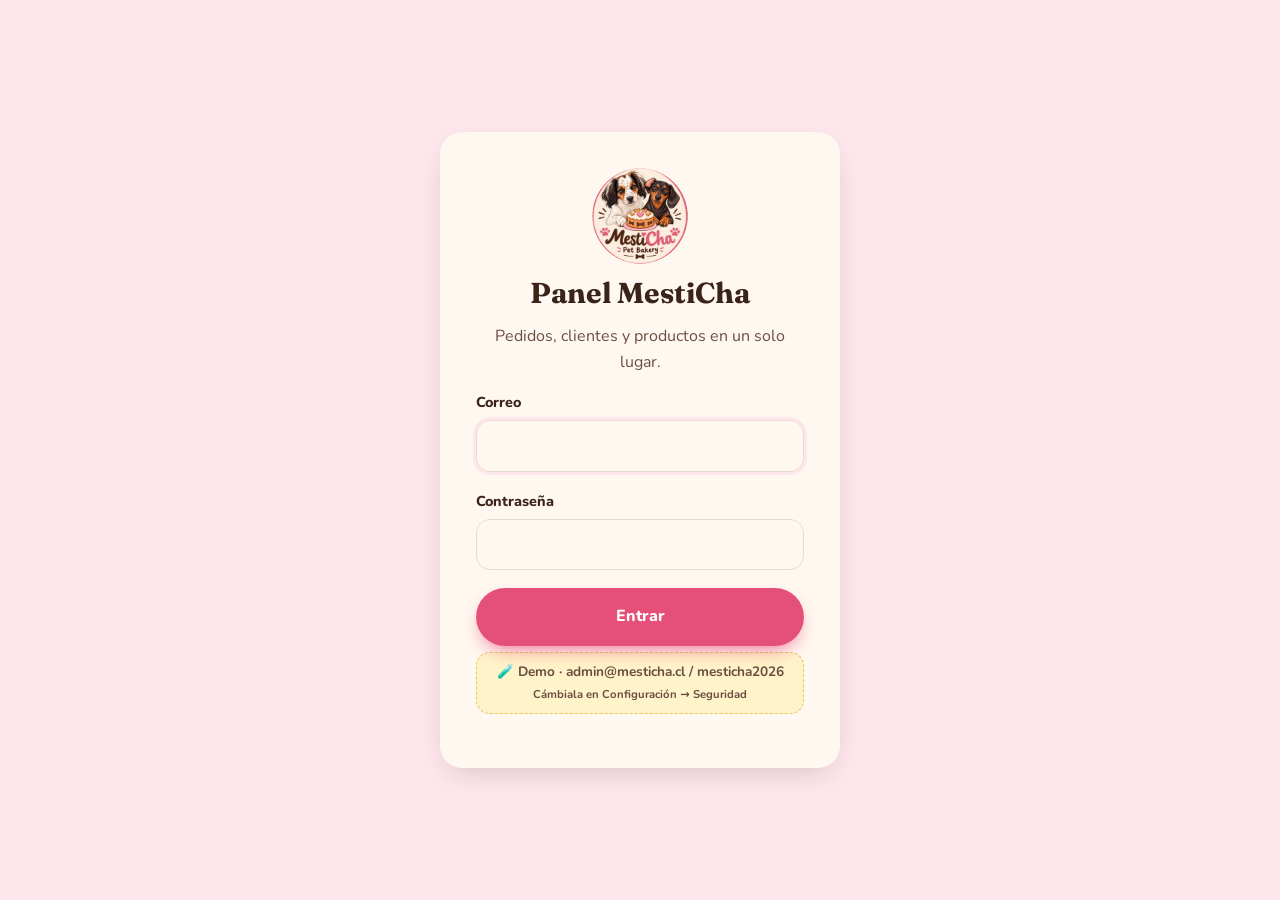
<file: admin.html>
<!doctype html>
<html lang="es-CL">
<head>
  <meta charset="utf-8">
  <meta name="viewport" content="width=device-width, initial-scale=1">
  <title>Panel · MestiCha</title>
  <meta name="robots" content="noindex, nofollow">
  <link rel="icon" type="image/png" href="img/logo-192.png">
  <link rel="preconnect" href="https://fonts.googleapis.com">
  <link rel="preconnect" href="https://fonts.gstatic.com" crossorigin>
  <link href="https://fonts.googleapis.com/css2?family=Fraunces:opsz,wght@9..144,500;9..144,700&family=Nunito:wght@400;600;700;800&display=swap" rel="stylesheet">
  <link rel="stylesheet" href="css/estilos.css">
  <link rel="stylesheet" href="css/tienda.css">
  <link rel="stylesheet" href="css/admin.css">
  <link rel="stylesheet" href="css/movil.css">
</head>
<body class="adm-body">

<!-- ========== LOGIN ========== -->
<div class="adm-login" id="pantallaLogin">
  <form class="adm-login__caja" id="formAdmin" novalidate>
    <img src="img/logo.png" alt="MestiCha Pet Bakery" width="96" height="96">
    <h1>Panel MestiCha</h1>
    <p>Pedidos, clientes y productos en un solo lugar.</p>
    <label class="campo"><span>Correo</span><input id="admEmail" type="email" autocomplete="username" autofocus></label>
    <label class="campo"><span>Contraseña</span><input id="admClave" type="password" autocomplete="current-password"></label>
    <p class="error" id="admError" hidden>Correo o contraseña incorrectos.</p>
    <button class="btn btn--primario btn--ancho" type="submit">Entrar</button>
    <p class="demo-aviso">🧪 Demo · <b>admin@mesticha.cl</b> / <b>mesticha2026</b><br><small>Cámbiala en Configuración → Seguridad</small></p>
  </form>
</div>

<!-- ========== PANEL ========== -->
<div class="adm" id="panel" hidden>
  <aside class="adm-side">
    <a class="marca" href="index.html" title="Ver la tienda">
      <img src="img/logo.png" alt="" width="40" height="40"><span>Mesti<b>Cha</b></span>
    </a>
    <nav class="adm-nav" id="admNav">
      <button data-vista="dashboard" class="activo"><span>📊</span>Dashboard</button>
      <button data-vista="pedidos"><span>📦</span>Pedidos <em class="adm-badge" id="badgePedidos" hidden></em></button>
      <button data-vista="clientes"><span>👥</span>Clientes</button>
      <button data-vista="productos"><span>🧁</span>Productos</button>
      <button data-vista="config"><span>⚙️</span>Configuración</button>
    </nav>
    <div class="adm-side__pie">
      <a href="index.html" target="_blank" rel="noopener">Ver tienda ↗</a>
      <button id="admSalir">Salir</button>
    </div>
  </aside>

  <main class="adm-main">
    <header class="adm-top">
      <h1 id="vistaTitulo">Dashboard</h1>
      <p class="demo-aviso adm-top__demo">🧪 Demo: los datos viven en este navegador</p>
    </header>

    <!-- ---------- Dashboard ---------- -->
    <section class="vista" data-vista="dashboard">
      <div class="adm-filtros">
        <div class="segmentado" id="rango" role="group" aria-label="Periodo">
          <button data-dias="7">7 días</button>
          <button data-dias="30" class="activo">30 días</button>
          <button data-dias="90">90 días</button>
        </div>
        <div class="adm-filtros__der">
          <button class="btn btn--secundario btn--chico" id="btnEjemplo"></button>
        </div>
      </div>

      <div class="kpis" id="kpis"></div>

      <div class="adm-grid">
        <article class="card card--ancha">
          <div class="card__cab">
            <div><h3>Ventas por día</h3><p class="card__sub" id="subVentas"></p></div>
            <button class="btn-texto btn-texto--chico" id="toggleTabla">Ver como tabla</button>
          </div>
          <div class="grafico" id="graficoVentas"></div>
          <div class="tabla-wrap" id="tablaVentas" hidden></div>
        </article>
        <article class="card">
          <div class="card__cab"><div><h3>Pedidos activos por etapa</h3><p class="card__sub">Toca una barra para ver esos pedidos</p></div></div>
          <div class="barras" id="graficoEtapas"></div>
        </article>
      </div>

      <div class="adm-grid adm-grid--mitad">
        <article class="card">
          <div class="card__cab"><div><h3>📅 Entregas próximas</h3><p class="card__sub">Hoy y los próximos 3 días</p></div></div>
          <ul class="lista" id="proximasEntregas"></ul>
        </article>
        <article class="card">
          <div class="card__cab"><div><h3>🎂 Cumpleaños próximos</h3><p class="card__sub">Próximos 30 días · oportunidad de venta</p></div></div>
          <ul class="lista" id="proximosCumples"></ul>
        </article>
      </div>
    </section>

    <!-- ---------- Pedidos ---------- -->
    <section class="vista" data-vista="pedidos" hidden>
      <div class="adm-filtros">
        <input class="buscador" id="buscaPedido" type="search" placeholder="Buscar por N°, cliente, correo o nombre en la torta…">
        <select id="filtroEtapa">
          <option value="activos">Activos</option>
          <option value="todos">Todos</option>
          <option value="recibido">📝 Recibido / por pagar</option>
          <option value="confirmado">💳 Pago confirmado</option>
          <option value="preparando">🧁 Preparando</option>
          <option value="listo">🏠 Listo para retirar</option>
          <option value="en-camino">🚚 En camino</option>
          <option value="entregado">🎉 Entregado</option>
          <option value="cancelado">✖️ Cancelado</option>
        </select>
        <select id="filtroEntrega">
          <option value="todos">Retiro y despacho</option>
          <option value="retiro">Sólo retiro</option>
          <option value="despacho">Sólo despacho</option>
        </select>
        <select id="filtroCuentaPedido">
          <option value="todos">Con y sin cuenta</option>
          <option value="con">👤 Con cuenta</option>
          <option value="sin">🙋 Invitados (sin cuenta)</option>
        </select>
        <div class="adm-filtros__der">
          <button class="btn btn--primario btn--chico" id="nuevoPedido">＋ Nuevo pedido</button>
        </div>
      </div>
      <div class="card card--tabla">
        <div class="tabla-wrap">
          <table class="tabla">
            <thead><tr><th>Pedido</th><th>Cliente</th><th>Productos</th><th>Entrega</th><th class="num">Total</th><th>Pago</th><th>Etapa</th><th></th></tr></thead>
            <tbody id="tablaPedidos"></tbody>
          </table>
        </div>
        <p class="tabla-vacia" id="pedidosVacio" hidden>No hay pedidos con estos filtros.</p>
      </div>
    </section>

    <!-- ---------- Clientes ---------- -->
    <section class="vista" data-vista="clientes" hidden>
      <div class="adm-filtros">
        <input class="buscador" id="buscaCliente" type="search" placeholder="Buscar por nombre, correo, teléfono o mascota…">
        <div class="segmentado" id="filtroCuenta" role="group" aria-label="Tipo de cliente">
          <button data-cuenta="todos" class="activo">Todos</button>
          <button data-cuenta="con">👤 Con cuenta</button>
          <button data-cuenta="sin">🙋 Invitados</button>
        </div>
        <div class="adm-filtros__der">
          <button class="btn btn--secundario btn--chico" id="exportarCSV">⬇ Exportar CSV</button>
        </div>
      </div>
      <p class="resumen-cuentas" id="resumenCuentas"></p>
      <div class="card card--tabla">
        <div class="tabla-wrap">
          <table class="tabla">
            <thead><tr><th>Cliente</th><th>Contacto</th><th>Peludos</th><th class="num">Pedidos</th><th class="num">Total gastado</th><th>Acepta avisos</th><th>Registro</th></tr></thead>
            <tbody id="tablaClientes"></tbody>
          </table>
        </div>
        <p class="tabla-vacia" id="clientesVacio" hidden>Aún no hay clientes registrados.</p>
      </div>
    </section>

    <!-- ---------- Productos ---------- -->
    <section class="vista" data-vista="productos" hidden>
      <div class="adm-filtros">
        <button class="btn btn--primario btn--chico" id="nuevoProducto">＋ Nuevo producto</button>
        <div class="adm-filtros__der">
          <button class="btn-texto btn-texto--chico" id="restaurarProductos">Restaurar catálogo original</button>
        </div>
      </div>
      <p class="demo-aviso aviso-local">🧪 <b>Demo:</b> lo que cambies aquí se ve sólo en <b>este navegador</b>. En otro teléfono o computador la tienda sigue mostrando el catálogo original. Para un cambio que vea todo el mundo, avísale a quien mantiene la web (o espera la versión con backend).</p>
      <div class="adm-productos" id="gridProductos"></div>
    </section>

    <!-- ---------- Configuración ---------- -->
    <section class="vista" data-vista="config" hidden>
      <form id="formConfig" novalidate>
        <div class="config-grid">
          <article class="card">
            <h3>📱 Contacto</h3>
            <p class="card__sub">Se usa en los botones de WhatsApp y en el pie de la web.</p>
            <label class="campo"><span>WhatsApp de la tienda</span><input id="cfWhatsapp" type="tel" placeholder="+56 9 4083 2214"></label>
            <p class="letra-chica cf-ayuda"><a id="cfProbarWA" target="_blank" rel="noopener">Probar este número ↗</a></p>
            <label class="campo"><span>Instagram (link)</span><input id="cfInstagram" type="url" placeholder="https://www.instagram.com/mesticha.cl/"></label>
            <label class="campo"><span>Correo de contacto <small>(se muestra en la web)</small></span><input id="cfCorreoContacto" type="email" placeholder="hola@mesticha.cl"></label>
            <label class="campo"><span>Correo para avisos de pedidos nuevos</span><input id="cfCorreoAvisos" type="email" placeholder="pedidos@mesticha.cl"></label>
            <p class="letra-chica">Los avisos automáticos por correo se activan al conectar el backend.</p>
          </article>

          <article class="card">
            <h3>🚚 Pedidos y despacho</h3>
            <p class="card__sub">Afecta el calendario y el total del checkout.</p>
            <label class="campo"><span>Días de anticipación para pedir</span><input id="cfDias" type="number" min="0" max="30"></label>
            <label class="campo"><span>Costo de despacho (CLP, 0 = a convenir)</span><input id="cfDespacho" type="number" min="0" step="100"></label>
            <label class="campo"><span>Zona de despacho</span><input id="cfZona" type="text" placeholder="Santiago"></label>
            <label class="campo"><span>🎁 Descuento de bienvenida (%) <small>(primera compra con cuenta · 0 = sin descuento)</small></span><input id="cfBienvenida" type="number" min="0" max="90" step="1"></label>
          </article>

          <article class="card">
            <h3>🏦 Datos para transferencia</h3>
            <p class="card__sub">Se muestran al cliente que paga por transferencia.</p>
            <label class="campo"><span>Titular</span><input id="cfTitular" type="text"></label>
            <div class="campo-doble campo-doble--igual">
              <label class="campo"><span>RUT</span><input id="cfRut" type="text"></label>
              <label class="campo"><span>Banco</span><input id="cfBanco" type="text"></label>
            </div>
            <div class="campo-doble campo-doble--igual">
              <label class="campo"><span>Tipo de cuenta</span><input id="cfTipo" type="text"></label>
              <label class="campo"><span>N° de cuenta</span><input id="cfNumero" type="text"></label>
            </div>
            <label class="campo"><span>Correo para comprobantes</span><input id="cfCorreoPagos" type="email"></label>
          </article>
        </div>
        <div class="config-pie">
          <p class="error" id="cfError" hidden></p>
          <button class="btn btn--primario" type="submit">Guardar cambios</button>
        </div>
      </form>

      <h2 class="config-titulo">🔒 Seguridad del panel</h2>
      <div class="config-grid">
        <form class="card" id="formAcceso" novalidate>
          <h3>Correo y contraseña de acceso</h3>
          <p class="card__sub">Para entrar a este panel.</p>
          <label class="campo"><span>Correo</span><input id="acEmail" type="email" autocomplete="username"></label>
          <label class="campo"><span>Nueva contraseña <small>(vacío = no cambiar)</small></span><input id="acNueva" type="password" autocomplete="new-password" minlength="8"></label>
          <label class="campo"><span>Repite la nueva contraseña</span><input id="acRepite" type="password" autocomplete="new-password"></label>
          <label class="campo"><span>Contraseña actual <small>(para confirmar)</small></span><input id="acActual" type="password" autocomplete="current-password"></label>
          <p class="error" id="acError" hidden></p>
          <button class="btn btn--primario" type="submit">Actualizar acceso</button>
        </form>

        <article class="card card--proximo">
          <h3>Verificación en dos pasos <span class="pronto">Próximamente</span></h3>
          <p class="card__sub">Además de la contraseña, se pedirá un código que llega a tu correo o al celular.</p>
          <label class="check check--off"><input type="checkbox" disabled><span>Pedir código por correo al iniciar sesión</span></label>
          <label class="check check--off"><input type="checkbox" disabled><span>Pedir código por SMS / app de autenticación</span></label>
          <label class="check check--off"><input type="checkbox" disabled><span>Cerrar sesión automáticamente tras 30 min sin uso</span></label>
          <p class="letra-chica">Se activa al conectar el backend (Supabase Auth). En esta demo el acceso vive en este navegador, así que todavía no es una protección real.</p>
        </article>
      </div>
    </section>
  </main>
</div>

<!-- ========== MODAL NUEVO PEDIDO (manual) ========== -->
<div class="modal" id="mNuevoPedido" role="dialog" aria-modal="true" aria-labelledby="npTitulo" hidden>
  <div class="modal__caja modal__caja--ancha">
    <button class="cerrar modal__cerrar" data-cerrar aria-label="Cerrar">✕</button>
    <h2 id="npTitulo">Nuevo pedido</h2>
    <p class="modal__bajada">Para pedidos que llegan por WhatsApp, Instagram, teléfono o en persona.</p>
    <form id="formNuevoPedido" novalidate>
      <div class="np-grid">
        <div>
          <section class="mp-bloque">
            <h4>👤 Cliente</h4>
            <label class="campo"><span>Cliente registrado <small>(opcional)</small></span>
              <select id="npCliente"><option value="">— Escribir datos a mano —</option></select>
            </label>
            <label class="campo"><span>Nombre</span><input id="npNombre" type="text" autocomplete="off" required></label>
            <div class="campo-doble campo-doble--igual">
              <label class="campo"><span>WhatsApp</span><input id="npTelefono" type="tel" autocomplete="off" placeholder="+56 9 1234 5678"></label>
              <label class="campo"><span>Correo <small>(opcional)</small></span><input id="npEmail" type="email" autocomplete="off"></label>
            </div>
            <label class="campo"><span>¿Por dónde llegó?</span>
              <select id="npOrigen">
                <option value="whatsapp">📱 WhatsApp</option>
                <option value="instagram">📸 Instagram</option>
                <option value="presencial">🤝 En persona</option>
                <option value="telefono">☎️ Llamada</option>
                <option value="otro">💬 Otro</option>
              </select>
            </label>
          </section>

          <section class="mp-bloque">
            <h4>🧁 Productos</h4>
            <div id="npItems" class="np-items"></div>
            <button type="button" class="btn btn--secundario btn--chico" id="npAgregarItem">＋ Agregar producto</button>
          </section>
        </div>

        <div>
          <section class="mp-bloque">
            <h4>🚚 Entrega</h4>
            <div class="opciones">
              <label class="opcion"><input type="radio" name="npEntrega" value="retiro" checked><span>🏠 Retiro</span></label>
              <label class="opcion"><input type="radio" name="npEntrega" value="despacho"><span>🚚 Despacho</span></label>
            </div>
            <div id="npDespachoBox" hidden>
              <label class="campo"><span>Comuna y dirección</span><input id="npDireccion" type="text" autocomplete="off"></label>
              <label class="campo"><span>Costo de despacho (CLP)</span><input id="npCostoDespacho" type="number" min="0" step="100"></label>
            </div>
            <label class="campo"><span>Fecha de entrega</span><input id="npFecha" type="date" required></label>
          </section>

          <section class="mp-bloque">
            <h4>💳 Pago y etapa</h4>
            <div class="campo-doble campo-doble--igual">
              <label class="campo"><span>Medio de pago</span>
                <select id="npMetodo">
                  <option value="transferencia">🏦 Transferencia</option>
                  <option value="efectivo">💵 Efectivo</option>
                  <option value="webpay">💳 Tarjeta / Webpay</option>
                  <option value="mercadopago">🟦 Mercado Pago</option>
                </select>
              </label>
              <label class="campo"><span>¿Ya pagó?</span>
                <select id="npPagado"><option value="no">⏳ Pendiente</option><option value="si">✔ Pagado</option></select>
              </label>
            </div>
            <label class="campo"><span>Etapa inicial</span><select id="npEtapa"></select></label>
            <label class="campo"><span>Nota interna <small>(opcional)</small></span><input id="npNota" type="text" maxlength="120" placeholder="Ej: retira la hermana, sin pollo"></label>
          </section>

          <div class="np-total">
            <div class="carrito__linea"><span>Subtotal</span><span id="npSubtotal">$0</span></div>
            <div class="carrito__linea" id="npDespachoLinea" hidden><span>Despacho</span><span id="npDespachoValor"></span></div>
            <div class="carrito__linea carrito__linea--total"><span>Total</span><span id="npTotal">$0</span></div>
            <p class="error" id="npError" hidden></p>
            <button class="btn btn--primario btn--ancho" type="submit">Guardar pedido</button>
          </div>
        </div>
      </div>
    </form>
  </div>
</div>

<!-- ========== MODAL PEDIDO ========== -->
<div class="modal" id="mPedido" role="dialog" aria-modal="true" aria-labelledby="mpTitulo" hidden>
  <div class="modal__caja modal__caja--ancha">
    <button class="cerrar modal__cerrar" data-cerrar aria-label="Cerrar">✕</button>
    <h2 id="mpTitulo"></h2>
    <p class="pd-sub" id="mpSub"></p>
    <div class="mp-grid">
      <div>
        <div class="mp-bloque">
          <h4>Cliente</h4>
          <p id="mpCliente"></p>
        </div>
        <div class="mp-bloque">
          <div class="mp-bloque__cab">
            <h4>🚚 Envío</h4>
            <button class="btn-texto btn-texto--chico btn-texto--accion" type="button" id="mpEditarEntrega">✏️ Editar</button>
          </div>
          <p id="mpEntregaVista"></p>
          <form id="formEntrega" class="form-entrega" hidden novalidate>
            <div class="opciones">
              <label class="opcion"><input type="radio" name="feTipo" value="retiro"><span>🏠 Retiro</span></label>
              <label class="opcion"><input type="radio" name="feTipo" value="despacho"><span>🚚 Despacho</span></label>
            </div>
            <div id="feDespachoBox">
              <label class="campo"><span>Dirección de despacho</span><input id="feDireccion" type="text" autocomplete="off"></label>
              <button type="button" class="btn-texto btn-texto--chico btn-texto--accion fe-usar" id="feUsarGuardada" hidden></button>
              <label class="campo"><span>Costo de despacho (CLP)</span><input id="feCosto" type="number" min="0" step="100"></label>
            </div>
            <label class="campo"><span>Fecha de entrega</span><input id="feFecha" type="date"></label>
            <p class="error" id="feError" hidden></p>
            <div class="form-entrega__botones">
              <button type="button" class="btn btn--secundario btn--chico" id="feCancelar">Cancelar</button>
              <button type="submit" class="btn btn--primario btn--chico">Guardar envío</button>
            </div>
          </form>
        </div>
        <div class="mp-bloque">
          <h4>Productos</h4>
          <ul class="resumen__items" id="mpItems"></ul>
          <div class="carrito__linea carrito__linea--total"><span>Total</span><span id="mpTotal"></span></div>
          <p class="letra-chica" id="mpPago"></p>
        </div>
      </div>
      <div>
        <div class="mp-bloque">
          <h4>Etapa</h4>
          <div class="mp-etapa">
            <select id="mpEtapa"></select>
            <button class="btn btn--primario btn--chico" id="mpGuardarEtapa">Guardar</button>
          </div>
          <button class="btn btn--whatsapp btn--chico" id="mpAvisar">Avisar al cliente por WhatsApp</button>
          <p class="letra-chica">En la versión final este aviso se envía solo al cambiar de etapa.</p>
        </div>
        <div class="mp-bloque">
          <h4>Historial</h4>
          <ol class="timeline timeline--compacta" id="mpHistorial"></ol>
        </div>
        <div class="confirmar" id="mpCancelarBox">
          <button class="btn-texto btn-texto--peligro" id="mpCancelar">Cancelar pedido</button>
        </div>
      </div>
    </div>
  </div>
</div>

<!-- ========== MODAL PRODUCTO ========== -->
<div class="modal" id="mProducto" role="dialog" aria-modal="true" aria-labelledby="mprTitulo" hidden>
  <div class="modal__caja modal__caja--media">
    <button class="cerrar modal__cerrar" data-cerrar aria-label="Cerrar">✕</button>
    <h2 id="mprTitulo">Nuevo producto</h2>
    <form id="formProducto" novalidate>
      <div class="prod-form">
        <div class="prod-form__foto">
          <div class="prod-fotos" id="prFotos"></div>
          <label class="btn btn--secundario btn--chico btn--ancho">
            ＋ Subir fotos <input type="file" id="prFoto" accept="image/*" multiple hidden>
          </label>
          <p class="letra-chica">Puedes subir varias. La primera ⭐ es la principal; toca otra para hacerla principal.</p>
        </div>
        <div>
          <label class="campo"><span>Nombre</span><input id="prNombre" type="text" maxlength="60" required></label>
          <div class="campo-doble campo-doble--igual">
            <label class="campo"><span>Categoría</span>
              <select id="prCategoria"><option value="tortas">Tortas</option><option value="pupcakes">Pupcakes</option><option value="galletas">Galletas</option></select>
            </label>
            <label class="campo" id="prPrecioBox"><span>Precio (CLP)</span><input id="prPrecio" type="number" min="0" step="10" required></label>
            <p class="letra-chica prod-nota" id="prPrecioNota" hidden>💡 El precio de la torta personalizada sale de los tamaños y decoraciones (<code>OPCIONES_TORTA</code> en <code>js/datos.js</code>).</p>
          </div>
          <label class="campo"><span>Descripción</span><textarea id="prDescripcion" rows="3" maxlength="220"></textarea></label>
          <fieldset class="campo prod-promo">
            <span>🏷️ Promoción <small>(opcional)</small></span>
            <div class="prod-promo__fila">
              <label class="prod-promo__pct"><input id="prDescuento" type="number" min="0" max="90" step="1" placeholder="0"><b>% dcto.</b></label>
              <label class="prod-promo__hasta"><small>Hasta</small><input id="prDescuentoHasta" type="date" aria-label="Promoción válida hasta"></label>
            </div>
            <p class="letra-chica" id="prPromoVista">Sin descuento.</p>
          </fieldset>
          <div class="campo-doble campo-doble--igual">
            <label class="campo"><span>Etiqueta (opcional)</span><input id="prEtiqueta" type="text" maxlength="16" placeholder="Ej: Nuevo"></label>
            <fieldset class="campo"><span>Apto para</span>
              <div class="checks-fila">
                <label class="check"><input type="checkbox" id="prPerro" checked><span>🐶 Perros</span></label>
                <label class="check"><input type="checkbox" id="prGato"><span>🐱 Gatos</span></label>
              </div>
            </fieldset>
          </div>
          <label class="check"><input type="checkbox" id="prPersonalizable"><span>Se personaliza (nombre, edad y color en "Arma su torta")</span></label>
          <label class="check"><input type="checkbox" id="prActivo" checked><span>Visible en la tienda</span></label>
          <label class="check"><input type="checkbox" id="prAgotado"><span>Agotado <small>(se ve en la tienda, pero no se puede comprar)</small></span></label>
          <p class="error" id="prError" hidden></p>
          <button class="btn btn--primario btn--ancho" type="submit">Guardar producto</button>
        </div>
      </div>
    </form>
  </div>
</div>

<div class="tooltip" id="tooltip" role="tooltip" hidden></div>
<div class="toast" id="toast" role="status" aria-live="polite"></div>

<script src="js/datos.js"></script>
<script src="js/servicios.js"></script>
<script src="js/admin.js"></script>
</body>
</html>
</file>
<file: css/estilos.css>
/* ============================================================
   MestiCha · Pet Bakery
   Paleta tomada del logo: rosado, café chocolate, crema, celeste
   ============================================================ */
:root {
  --rosa: #E5507B;
  --rosa-osc: #C93A64;
  --rosa-suave: #FDE6EC;
  --rosa-borde: #F7C6D3;
  --cafe: #3A2318;
  --cafe-2: #6B4E42;
  --crema: #FFF8F1;
  --crema-2: #FBEFE3;
  --celeste: #3FC1C0;
  --blanco: #FFFFFF;
  --verde-wa: #25D366;

  --radio: 22px;
  --radio-s: 14px;
  --sombra: 0 10px 30px -12px rgba(58, 35, 24, .25);
  --sombra-s: 0 4px 14px -6px rgba(58, 35, 24, .2);

  --f-titulo: "Fraunces", Georgia, serif;
  --f-texto: "Nunito", system-ui, sans-serif;
}

*, *::before, *::after { box-sizing: border-box; }
html { scroll-behavior: smooth; scroll-padding-top: 84px; }
body {
  margin: 0;
  font-family: var(--f-texto);
  color: var(--cafe);
  background: var(--crema);
  line-height: 1.6;
  -webkit-font-smoothing: antialiased;
}
img { max-width: 100%; display: block; }
a { color: inherit; }
h1, h2, h3, h4 { font-family: var(--f-titulo); line-height: 1.15; margin: 0 0 .5em; font-weight: 700; }
p { margin: 0 0 1em; }
button { font: inherit; cursor: pointer; }
[hidden] { display: none !important; }

.contenedor { width: min(1180px, 100% - 32px); margin-inline: auto; }
.contenedor--angosto { width: min(760px, 100% - 32px); }
.centrado { text-align: center; margin-top: 36px; }

/* ---------- Botones ---------- */
.btn {
  display: inline-flex; align-items: center; justify-content: center; gap: 8px;
  padding: 14px 26px; border-radius: 999px; border: 2px solid transparent;
  font-weight: 800; text-decoration: none; transition: transform .15s, background .15s, box-shadow .15s;
}
.btn:hover { transform: translateY(-2px); }
.btn--primario { background: var(--rosa); color: var(--blanco); box-shadow: 0 8px 20px -8px var(--rosa); }
.btn--primario:hover { background: var(--rosa-osc); }
.btn--secundario { background: transparent; color: var(--cafe); border-color: var(--cafe); }
.btn--secundario:hover { background: var(--cafe); color: var(--crema); }
.btn--blanco { background: var(--blanco); color: var(--rosa); }
.btn--whatsapp { background: var(--verde-wa); color: var(--blanco); width: 100%; }
.btn--whatsapp:disabled { opacity: .5; transform: none; cursor: not-allowed; }

.chip {
  display: inline-block; padding: 6px 14px; border-radius: 999px;
  background: var(--blanco); border: 1px solid var(--rosa-borde);
  font-size: .85rem; font-weight: 700; color: var(--rosa-osc);
}
.sobretitulo {
  font-weight: 800; letter-spacing: .14em; text-transform: uppercase;
  font-size: .78rem; color: var(--rosa); margin-bottom: .6em;
}

/* ---------- Header ---------- */
.header {
  position: sticky; top: 0; z-index: 50;
  background: rgba(255, 248, 241, .88); backdrop-filter: blur(10px);
  border-bottom: 1px solid rgba(58, 35, 24, .06);
}
.header__inner { display: flex; align-items: center; gap: 24px; height: 72px; }
.marca { display: flex; align-items: center; gap: 10px; text-decoration: none; font-family: var(--f-titulo); font-size: 1.5rem; font-weight: 700; }
.marca img { border-radius: 50%; box-shadow: var(--sombra-s); }
.marca b { color: var(--rosa); }
.nav { display: flex; gap: 26px; margin-left: auto; }
.nav a { text-decoration: none; font-weight: 700; font-size: .95rem; position: relative; }
.nav a::after { content: ""; position: absolute; left: 0; bottom: -4px; height: 2px; width: 0; background: var(--rosa); transition: width .2s; }
.nav a:hover::after { width: 100%; }
.header__acciones { display: flex; align-items: center; gap: 10px; }
.btn-carrito {
  position: relative; width: 46px; height: 46px; border-radius: 50%;
  border: none; background: var(--cafe); color: var(--crema);
  display: grid; place-items: center;
}
.btn-carrito__n {
  position: absolute; top: -4px; right: -4px; min-width: 22px; height: 22px; padding: 0 6px;
  border-radius: 999px; background: var(--rosa); color: var(--blanco);
  font-size: .75rem; font-weight: 800; display: grid; place-items: center; border: 2px solid var(--crema);
}
.btn-carrito__n.pop { animation: pop .35s; }
@keyframes pop { 50% { transform: scale(1.35); } }
.btn-menu { display: none; width: 46px; height: 46px; border: none; background: none; flex-direction: column; justify-content: center; gap: 5px; padding: 0 11px; }
.btn-menu span { display: block; height: 2px; background: var(--cafe); border-radius: 2px; }

/* ---------- Hero ---------- */
.hero { padding: 56px 0 72px; overflow: hidden; }
.hero__grid { display: grid; grid-template-columns: 1.05fr 1fr; gap: 56px; align-items: center; }
.hero h1 { font-size: clamp(2.3rem, 5.2vw, 4rem); margin: 18px 0 18px; letter-spacing: -.01em; }
.hero h1 em { font-style: italic; color: var(--rosa); }
.h1-clave { display: block; font-family: var(--f-texto); font-size: clamp(.95rem, 1.6vw, 1.1rem); font-weight: 800; color: var(--cafe-2); letter-spacing: .02em; margin-bottom: 12px; }
.hero__bajada { font-size: 1.15rem; color: var(--cafe-2); max-width: 520px; }
.hero__ctas { display: flex; flex-wrap: wrap; gap: 12px; margin: 28px 0 32px; }
.hero__datos { list-style: none; padding: 0; margin: 0; display: flex; flex-wrap: wrap; gap: 10px 28px; font-size: .95rem; color: var(--cafe-2); }
.hero__datos b { color: var(--cafe); }

.hero__collage { position: relative; aspect-ratio: 1 / 1.02; }
.foto { margin: 0; position: absolute; border-radius: var(--radio); overflow: hidden; box-shadow: var(--sombra); border: 6px solid var(--blanco); }
.foto img { position: absolute; inset: 0; width: 100%; height: 100%; object-fit: cover; transition: opacity 1.2s ease, transform 6s ease-out; }
.foto img.entrando { opacity: 0; transform: scale(1.06); }
.foto--grande { inset: 0 18% 8% 0; transform: rotate(-2deg); }
.foto--chica { width: 40%; aspect-ratio: 3/4; }
.foto--a { right: 0; top: 6%; transform: rotate(4deg); }
.foto--a img { object-position: 50% 62%; }
.foto--b { right: 4%; bottom: 0; transform: rotate(-3deg); width: 36%; }
.foto--a img { object-position: 50% 70%; }
.foto--b img { object-position: 50% 40%; }
.foto--grande img { object-position: 50% 55%; }
.sticker { position: absolute; left: -18px; bottom: -6px; width: 118px; height: 118px; border-radius: 50%; background: var(--blanco); padding: 5px; box-shadow: var(--sombra); animation: flotar 5s ease-in-out infinite; }
.sticker img { border-radius: 50%; }
@keyframes flotar { 50% { transform: translateY(-8px) rotate(-4deg); } }

/* ---------- Pilares ---------- */
.pilares { background: var(--cafe); color: var(--crema); padding: 26px 0; }
.pilares__grid { display: grid; grid-template-columns: repeat(4, 1fr); gap: 20px; }
.pilar { display: flex; gap: 12px; align-items: center; }
.pilar > span { font-size: 1.7rem; width: 50px; height: 50px; border-radius: 50%; background: rgba(255,255,255,.08); display: grid; place-items: center; flex: none; }
.pilar b { display: block; font-size: 1rem; }
.pilar p { margin: 0; font-size: .85rem; opacity: .75; }

/* ---------- Secciones ---------- */
.seccion { padding: 88px 0; }
.seccion--rosa { background: var(--rosa-suave); }
.seccion--crema { background: var(--crema-2); }
.seccion__cabecera { text-align: center; max-width: 640px; margin: 0 auto 40px; }
.seccion__cabecera h2, .seccion h2 { font-size: clamp(1.8rem, 3.6vw, 2.7rem); }
.seccion__cabecera > p:last-child { color: var(--cafe-2); }

/* ---------- Tienda ---------- */
.filtros { display: flex; flex-wrap: wrap; justify-content: center; gap: 8px; margin-bottom: 36px; }
.filtros__sep { width: 1px; background: var(--rosa-borde); margin: 4px 6px; }
.filtro { border: 1.5px solid var(--rosa-borde); background: var(--blanco); color: var(--cafe); padding: 8px 18px; border-radius: 999px; font-weight: 700; font-size: .92rem; transition: all .15s; }
.filtro:hover { border-color: var(--rosa); }
.filtro.activo { background: var(--rosa); border-color: var(--rosa); color: var(--blanco); }

.productos { display: grid; grid-template-columns: repeat(3, 1fr); gap: 28px; }
.producto {
  background: var(--blanco); border-radius: var(--radio); overflow: hidden;
  box-shadow: var(--sombra-s); display: flex; flex-direction: column;
  transition: transform .2s, box-shadow .2s;
  animation: entrar .35s both;
}
.producto:hover { transform: translateY(-4px); box-shadow: var(--sombra); }
@keyframes entrar { from { opacity: 0; transform: translateY(10px); } }
.producto__foto { position: relative; aspect-ratio: 4/3.4; overflow: hidden; background: var(--crema-2); }
.producto__foto img { width: 100%; height: 100%; object-fit: cover; object-position: 50% 62%; transition: transform .4s; }
.producto:hover .producto__foto img { transform: scale(1.05); }
.producto__etiqueta { position: absolute; top: 14px; left: 14px; background: var(--rosa); color: var(--blanco); font-size: .75rem; font-weight: 800; padding: 5px 12px; border-radius: 999px; }
.producto__para { position: absolute; top: 14px; right: 14px; background: var(--blanco); border-radius: 999px; padding: 3px 10px; font-size: .9rem; }
.producto__info { padding: 20px 22px 22px; display: flex; flex-direction: column; flex: 1; }
.producto__info h3 { font-size: 1.25rem; margin-bottom: .35em; }
.producto__info p { color: var(--cafe-2); font-size: .93rem; flex: 1; }
.producto__pie { display: flex; align-items: center; justify-content: space-between; gap: 10px; }
.precio { font-family: var(--f-titulo); font-weight: 700; font-size: 1.35rem; }
.precio small { font-family: var(--f-texto); font-size: .75rem; color: var(--cafe-2); font-weight: 600; display: block; line-height: 1; }
.producto .btn { padding: 10px 18px; font-size: .9rem; }

/* ---------- Personalizador ---------- */
.personaliza { display: grid; grid-template-columns: 1fr 1fr; gap: 64px; align-items: start; }
@media (min-width: 981px) { .personaliza__vista { position: sticky; top: 110px; } }
.personaliza__vista { text-align: center; }
.personaliza__nota { font-size: .85rem; color: var(--cafe-2); margin-top: 18px; }
.torta-preview { position: relative; width: min(380px, 100%); aspect-ratio: 1; margin: 0 auto; display: grid; place-items: center; --color: #F27A9B; }
.torta-preview__plato { position: absolute; inset: 4%; border-radius: 50%; background: radial-gradient(circle, #fff 60%, #f1e6dc 100%); box-shadow: var(--sombra); }
.torta-preview__torta { position: relative; width: 74%; transition: width .35s ease; aspect-ratio: 1; border-radius: 50%; background: #FFF6DC; display: grid; place-items: center; box-shadow: inset 0 -10px 20px rgba(0,0,0,.05); }
.torta-preview__borde { position: absolute; inset: -4%; border-radius: 50%; }
.torta-preview__borde i { position: absolute; width: 11%; aspect-ratio: 1; border-radius: 50% 50% 46% 46%; background: var(--color); left: 50%; top: 50%; box-shadow: inset -3px -4px 0 rgba(0,0,0,.08); transition: background .25s; }
.torta-preview__cara { display: flex; flex-direction: column; align-items: center; color: var(--color); transition: color .25s; }
.torta-preview__icono { font-size: 2rem; line-height: 1; }
.torta-preview__nombre { font-family: "Nunito", sans-serif; font-weight: 800; font-size: clamp(1.6rem, 4vw, 2.4rem); line-height: 1.1; max-width: 220px; overflow-wrap: anywhere; }
.torta-preview__edad { font-weight: 800; font-size: clamp(2rem, 5vw, 3rem); line-height: 1; }

.personaliza__form { background: var(--blanco); border-radius: var(--radio); padding: 36px; box-shadow: var(--sombra); }
.campo { display: flex; flex-direction: column; gap: 6px; margin: 0 0 18px; border: none; padding: 0; min-width: 0; }
.campo > span { font-weight: 800; font-size: .9rem; }
.campo input:not([type=radio]):not([type=checkbox]), .campo select {
  width: 100%; padding: 12px 14px; border-radius: var(--radio-s); border: 1.5px solid #EADBD0;
  background: var(--crema); font: inherit; color: var(--cafe);
}
.campo input:focus, .campo select:focus { outline: none; border-color: var(--rosa); box-shadow: 0 0 0 3px var(--rosa-suave); }
.campo-doble { display: grid; grid-template-columns: 2fr 1fr; gap: 14px; }
.opciones { display: flex; gap: 10px; }
.opcion { flex: 1; position: relative; }
.opcion input { position: absolute; opacity: 0; width: 1px; height: 1px; }
.opcion span { display: block; text-align: center; padding: 11px; border-radius: var(--radio-s); border: 1.5px solid #EADBD0; font-weight: 700; cursor: pointer; transition: all .15s; }
.opcion input:checked + span { border-color: var(--rosa); background: var(--rosa-suave); color: var(--rosa-osc); }
.opcion input:focus-visible + span { box-shadow: 0 0 0 3px var(--rosa-borde); }
.colores { display: flex; gap: 12px; }
.color { position: relative; }
.color input { position: absolute; opacity: 0; }
.color span { display: block; width: 40px; height: 40px; border-radius: 50%; cursor: pointer; border: 3px solid var(--blanco); box-shadow: 0 0 0 1.5px #EADBD0; transition: box-shadow .15s; }
.color input:checked + span { box-shadow: 0 0 0 3px var(--cafe); }
.personaliza__pie { display: flex; align-items: center; justify-content: space-between; gap: 16px; margin-top: 8px; padding-top: 20px; border-top: 1px dashed #EADBD0; }
.personaliza__precio { margin: 0; font-family: var(--f-titulo); font-size: 1.6rem; font-weight: 700; }
.error { color: var(--rosa-osc); font-weight: 700; font-size: .9rem; margin: 12px 0 0; }

/* ---------- Pasos ---------- */
.pasos { list-style: none; padding: 0; margin: 0; display: grid; grid-template-columns: repeat(4, 1fr); gap: 24px; counter-reset: none; }
.paso { background: var(--blanco); border-radius: var(--radio); padding: 28px 24px; box-shadow: var(--sombra-s); position: relative; }
.paso__n { display: grid; place-items: center; width: 46px; height: 46px; border-radius: 50%; background: var(--rosa-suave); color: var(--rosa); font-family: var(--f-titulo); font-weight: 700; font-size: 1.3rem; margin-bottom: 14px; }
.paso h3 { font-size: 1.2rem; }
.paso p { margin: 0; color: var(--cafe-2); font-size: .95rem; }
.aviso { text-align: center; margin: 32px auto 0; padding: 14px 20px; border-radius: var(--radio-s); background: var(--crema-2); max-width: 620px; font-weight: 700; }

/* ---------- Galería ---------- */
.galeria { display: grid; grid-template-columns: repeat(3, 1fr); grid-auto-rows: 240px; grid-auto-flow: dense; gap: 18px; }
.galeria figure { margin: 0; position: relative; border-radius: var(--radio); overflow: hidden; box-shadow: var(--sombra-s); }
.galeria figure:nth-child(4n+1) { grid-row: span 2; }
.galeria img { width: 100%; height: 100%; object-fit: cover; object-position: 50% 62%; transition: transform .5s; }
.galeria figure:hover img { transform: scale(1.06); }
.galeria figcaption { position: absolute; left: 12px; bottom: 12px; background: rgba(255,255,255,.92); padding: 6px 14px; border-radius: 999px; font-weight: 800; font-size: .88rem; }

/* ---------- Nosotros ---------- */
.nosotros { display: grid; grid-template-columns: .9fr 1.1fr; gap: 64px; align-items: center; }
.nosotros__foto { margin: 0; position: relative; border-radius: 200px 200px var(--radio) var(--radio); overflow: hidden; box-shadow: var(--sombra); aspect-ratio: 4/5; border: 8px solid var(--blanco); }
.nosotros__foto img { width: 100%; height: 100%; object-fit: cover; object-position: 50% 30%; }
.nosotros__foto figcaption { position: absolute; left: 14px; right: 14px; bottom: 14px; background: rgba(255,255,255,.94); padding: 10px 16px; border-radius: var(--radio-s); font-weight: 800; font-size: .9rem; text-align: center; }

/* ---------- Testimonios ---------- */
.testimonios { display: grid; grid-template-columns: repeat(3, 1fr); gap: 24px; align-items: start; }
.testimonio { background: var(--blanco); border-radius: var(--radio); box-shadow: var(--sombra-s); overflow: hidden; display: flex; flex-direction: column; }
.testimonio__foto { aspect-ratio: 4/3; overflow: hidden; }
.testimonio__foto img { width: 100%; height: 100%; object-fit: cover; object-position: 50% 45%; }
.testimonio__cuerpo { padding: 24px; position: relative; }
.testimonio--destacado { background: var(--rosa); color: var(--blanco); }
.testimonio--destacado .testimonio__cuerpo { padding: 36px 28px; }
.testimonio blockquote { margin: 0 0 16px; font-family: var(--f-titulo); font-size: 1.15rem; line-height: 1.45; font-weight: 500; }
.testimonio--destacado blockquote { font-size: 1.35rem; }
.testimonio blockquote::before { content: "“"; display: block; font-size: 3.5rem; line-height: .6; color: var(--rosa); margin-bottom: 8px; }
.testimonio--destacado blockquote::before { color: var(--blanco); opacity: .6; }
.testimonio__autor { font-weight: 800; }
.testimonio__detalle { font-size: .82rem; opacity: .7; }
.testimonio__estrellas { color: #F5B83D; letter-spacing: 2px; margin-bottom: 6px; }
.testimonio--destacado .testimonio__estrellas { color: #FFE08A; }
.nosotros__texto > p:not(.sobretitulo) { color: var(--cafe-2); font-size: 1.05rem; }
.valores { list-style: none; padding: 0; margin: 24px 0 0; display: flex; flex-wrap: wrap; gap: 8px; }
.valores li { background: var(--blanco); border: 1px solid var(--rosa-borde); padding: 7px 14px; border-radius: 999px; font-weight: 700; font-size: .88rem; }

/* ---------- FAQ ---------- */
.faq details { background: var(--blanco); border-radius: var(--radio-s); margin-bottom: 12px; box-shadow: var(--sombra-s); }
.faq summary { padding: 18px 22px; font-weight: 800; cursor: pointer; list-style: none; display: flex; justify-content: space-between; gap: 12px; }
.faq summary::-webkit-details-marker { display: none; }
.faq summary::after { content: "+"; color: var(--rosa); font-size: 1.4rem; line-height: 1; transition: transform .2s; }
.faq details[open] summary::after { transform: rotate(45deg); }
.faq details p { padding: 0 22px 18px; margin: 0; color: var(--cafe-2); }

/* ---------- CTA final + footer ---------- */
.cta-final { background: var(--rosa); color: var(--blanco); padding: 72px 0; text-align: center;
  background-image: radial-gradient(rgba(255,255,255,.12) 2px, transparent 2px); background-size: 26px 26px; }
.cta-final h2 { font-size: clamp(1.8rem, 4vw, 2.6rem); }
.cta-final p { opacity: .9; font-size: 1.1rem; margin-bottom: 26px; }

.footer { background: var(--cafe); color: var(--crema); padding: 56px 0 24px; }
.footer__grid { display: grid; grid-template-columns: 2fr 1fr 1fr; gap: 32px; }
.footer h4 { font-size: 1rem; margin-bottom: 12px; }
.footer a:not(.marca) { display: block; text-decoration: none; opacity: .8; margin-bottom: 6px; cursor: pointer; }
.footer a:hover { opacity: 1; }
.footer p { opacity: .75; }
.marca--footer { margin-bottom: 10px; }
.marca--footer b { color: #F68FAC; }
.footer__legal { border-top: 1px solid rgba(255,255,255,.1); margin-top: 32px; padding-top: 20px; font-size: .85rem; opacity: .6; }

/* ---------- Carrito ---------- */
.velo { position: fixed; inset: 0; background: rgba(58,35,24,.4); z-index: 90; animation: fade .2s; }
@keyframes fade { from { opacity: 0; } }
.carrito {
  position: fixed; top: 0; right: 0; bottom: 0; z-index: 100; width: min(420px, 100%);
  background: var(--crema); display: none; flex-direction: column; box-shadow: -10px 0 40px rgba(0,0,0,.15);
}
/* Cerrado con display:none: si se corre fuera de pantalla, en móvil ensancha la página */
.carrito.abierto { display: flex; animation: deslizar .3s ease; }
@keyframes deslizar { from { transform: translateX(100%); } }
.carrito__cabecera { display: flex; align-items: center; justify-content: space-between; padding: 20px 24px; border-bottom: 1px solid #EADBD0; }
.carrito__cabecera h3 { margin: 0; font-size: 1.4rem; }
.cerrar { border: none; background: var(--blanco); width: 38px; height: 38px; border-radius: 50%; font-size: 1rem; box-shadow: var(--sombra-s); flex: none; }
.carrito__cuerpo { flex: 1; overflow-y: auto; padding: 16px 24px; }
.carrito__items { list-style: none; padding: 0; margin: 0 0 8px; }
.item { display: grid; grid-template-columns: 64px 1fr auto; gap: 12px; align-items: center; padding: 12px 0; border-bottom: 1px dashed #EADBD0; }
.item img { width: 64px; height: 64px; object-fit: cover; border-radius: 12px; }
.item__nombre { font-weight: 800; font-size: .95rem; line-height: 1.3; }
.item__detalle { font-size: .8rem; color: var(--cafe-2); line-height: 1.35; }
.item__cant { display: inline-flex; align-items: center; gap: 8px; margin-top: 6px; }
.item__cant button { width: 26px; height: 26px; border-radius: 50%; border: 1.5px solid #EADBD0; background: var(--blanco); line-height: 1; }
.item__precio { font-weight: 800; text-align: right; }
.item__quitar { display: block; border: none; background: none; color: var(--cafe-2); font-size: .78rem; text-decoration: underline; padding: 0; margin-top: 6px; margin-left: auto; }
.carrito__vacio { text-align: center; padding: 40px 0; color: var(--cafe-2); }
.carrito__vacio p:first-child { font-size: 3rem; margin: 0; }
.checkout { margin-top: 16px; }
.checkout h4 { font-size: 1.1rem; }
.carrito__pie { padding: 18px 24px 22px; border-top: 1px solid #EADBD0; background: var(--blanco); }
.carrito__linea { display: flex; justify-content: space-between; font-size: .95rem; margin-bottom: 4px; }
.carrito__linea--total { font-family: var(--f-titulo); font-size: 1.3rem; font-weight: 700; margin: 8px 0 14px; }
.carrito__nota { font-size: .78rem; color: var(--cafe-2); text-align: center; margin: 10px 0 0; }

.toast { position: fixed; left: 50%; bottom: 24px; transform: translate(-50%, calc(100% + 40px)); visibility: hidden; background: var(--cafe); color: var(--crema); padding: 12px 22px; border-radius: 999px; font-weight: 700; z-index: 120; transition: transform .3s, visibility .3s; box-shadow: var(--sombra); max-width: calc(100% - 32px); text-align: center; }
.toast.visible { transform: translate(-50%, 0); visibility: visible; }

/* ---------- Responsive ---------- */
@media (max-width: 980px) {
  .hero__grid, .personaliza, .nosotros { grid-template-columns: 1fr; gap: 40px; }
  .hero__collage { max-width: 520px; width: 100%; margin: 0 auto; }
  .productos { grid-template-columns: repeat(2, 1fr); }
  .testimonios { grid-template-columns: 1fr 1fr; }
  .pasos { grid-template-columns: repeat(2, 1fr); }
  .pilares__grid { grid-template-columns: repeat(2, 1fr); }
  .nosotros__foto { max-width: 420px; width: 100%; margin: 0 auto; }
}
@media (max-width: 820px) {
  .btn-menu { display: flex; }
  .nav {
    position: absolute; top: 72px; left: 0; right: 0; flex-direction: column; gap: 0;
    background: var(--crema); border-bottom: 1px solid #EADBD0; padding: 8px 16px 16px;
    display: none;
  }
  .nav.abierto { display: flex; }
  .nav a { padding: 12px 0; border-bottom: 1px solid #F1E4D8; }
  .header__acciones { margin-left: auto; }
}
@media (max-width: 600px) {
  .seccion { padding: 64px 0; }
  .hero { padding: 32px 0 56px; }
  .productos, .pasos, .testimonios { grid-template-columns: 1fr; }
  .pilares__grid { grid-template-columns: 1fr; gap: 14px; }
  .galeria { grid-template-columns: 1fr 1fr; grid-auto-rows: 170px; gap: 10px; }
  .galeria figcaption { font-size: .75rem; padding: 4px 10px; left: 8px; bottom: 8px; }
  .personaliza__form { padding: 24px 20px; }
  .personaliza__pie { flex-direction: column; align-items: stretch; text-align: center; }
  .footer__grid { grid-template-columns: 1fr; }
  .sticker { width: 88px; height: 88px; left: -6px; }
  .marca span { font-size: 1.3rem; }
}
@media (prefers-reduced-motion: reduce) {
  *, *::before, *::after { animation: none !important; transition: none !important; }
  html { scroll-behavior: auto; }
}
</file>
<file: css/tienda.css>
/* ============================================================
   MestiCha · cuenta, checkout y WhatsApp flotante
   ============================================================ */

/* ---------- Carrusel en tarjetas de producto ---------- */
.carrusel { position: absolute; inset: 0; }
.carrusel__pista { display: flex; height: 100%; overflow-x: auto; scroll-snap-type: x mandatory; scrollbar-width: none; }
.carrusel__pista::-webkit-scrollbar { display: none; }
.carrusel__pista img { flex: 0 0 100%; width: 100%; height: 100%; object-fit: cover; object-position: 50% 62%; scroll-snap-align: start; }
.producto:hover .carrusel__pista img { transform: none; }
.carrusel__flecha { position: absolute; top: 50%; transform: translateY(-50%); width: 36px; height: 36px; border-radius: 50%; border: none; background: rgba(255,255,255,.92); color: var(--cafe); font-size: 1.5rem; line-height: 1; display: grid; place-items: center; padding-bottom: 3px; box-shadow: var(--sombra-s); opacity: 0; transition: opacity .2s; }
.carrusel__flecha--izq { left: 10px; }
.carrusel__flecha--der { right: 10px; }
.producto:hover .carrusel__flecha, .carrusel__flecha:focus-visible { opacity: 1; }
@media (hover: none) { .carrusel__flecha { opacity: .85; width: 32px; height: 32px; } }
.carrusel__puntos { position: absolute; left: 0; right: 0; bottom: 10px; display: flex; justify-content: center; gap: 6px; }
.carrusel__puntos button { width: 8px; height: 8px; padding: 0; border-radius: 999px; border: none; background: rgba(255,255,255,.6); box-shadow: 0 0 0 1px rgba(0,0,0,.08); transition: width .25s, background .25s; }
.carrusel__puntos button.activo { width: 20px; background: var(--blanco); }

/* ---------- Arma su torta: tarjetas de opción ---------- */
.tarjetas-opcion { display: grid; grid-template-columns: 1fr 1fr; gap: 10px; }
.tarjetas-opcion--deco { grid-template-columns: repeat(3, 1fr); }
.tarjeta-opcion { position: relative; }
.tarjeta-opcion input { position: absolute; opacity: 0; width: 1px; height: 1px; }
.tarjeta-opcion > span { display: flex; flex-direction: column; gap: 2px; height: 100%; padding: 12px 14px; border: 1.5px solid #EADBD0; border-radius: var(--radio-s); background: var(--crema); cursor: pointer; transition: all .15s; }
.tarjeta-opcion b { font-size: .95rem; }
.tarjeta-opcion small { font-size: .78rem; color: var(--cafe-2); line-height: 1.35; }
.tarjeta-opcion em { font-style: normal; font-weight: 800; font-size: .88rem; margin-top: auto; padding-top: 4px; color: var(--cafe); }
.tarjeta-opcion--foto > span { padding: 8px 8px 10px; text-align: center; }
.tarjeta-opcion--foto img { width: 100%; aspect-ratio: 1; object-fit: cover; object-position: 50% 62%; border-radius: 10px; margin-bottom: 6px; }
.tarjeta-opcion input:checked + span { border-color: var(--rosa); background: var(--rosa-suave); box-shadow: 0 0 0 1px var(--rosa); }
.tarjeta-opcion input:checked + span em { color: var(--rosa-osc); }
.tarjeta-opcion input:focus-visible + span { box-shadow: 0 0 0 3px var(--rosa-borde); }

.torta-preview--mini .torta-preview__torta { width: 62%; }
.personaliza__desglose { margin: 2px 0 0; font-size: .8rem; color: var(--cafe-2); }
.ejemplo-real { margin: 18px auto 0; display: flex; align-items: center; gap: 12px; background: var(--blanco); border-radius: var(--radio-s); padding: 8px 16px 8px 8px; width: fit-content; max-width: 100%; box-shadow: var(--sombra-s); text-align: left; }
.ejemplo-real img { width: 64px; height: 64px; border-radius: 10px; object-fit: cover; object-position: 50% 62%; transition: opacity .18s; }
.ejemplo-real img.cambiando { opacity: 0; }
.ejemplo-real small { display: block; font-size: .72rem; color: var(--cafe-2); text-transform: uppercase; letter-spacing: .08em; font-weight: 800; }
.ejemplo-real b { font-size: .95rem; }
@media (max-width: 600px) {
  .tarjetas-opcion--deco { grid-template-columns: repeat(3, 1fr); gap: 6px; }
  .tarjeta-opcion--foto small { display: none; }
  .tarjeta-opcion--foto b { font-size: .8rem; line-height: 1.2; }
  .tarjeta-opcion--foto em { font-size: .78rem; }
}

/* ---------- Cuenta (header) ---------- */
.btn-cuenta { display: inline-flex; align-items: center; gap: 6px; height: 46px; padding: 0 16px; border-radius: 999px; border: 1.5px solid var(--cafe); background: transparent; color: var(--cafe); font-weight: 800; font-size: .9rem; }
.btn-cuenta:hover { background: var(--cafe); color: var(--crema); }
.btn-cuenta.activa { border-color: var(--rosa); color: var(--rosa-osc); }
.btn--ancho { width: 100%; }
.btn-texto { display: block; margin: 12px auto 0; border: none; background: none; color: var(--cafe-2); text-decoration: underline; font-weight: 700; font-size: .88rem; }

/* ---------- Modales ---------- */
.modal { position: fixed; inset: 0; z-index: 110; background: rgba(58,35,24,.45); display: grid; place-items: center; padding: 16px; overflow-y: auto; animation: fade .2s; }
.modal__caja { position: relative; background: var(--crema); border-radius: var(--radio); padding: 36px; width: min(560px, 100%); max-height: calc(100vh - 32px); overflow-y: auto; box-shadow: 0 30px 80px -20px rgba(0,0,0,.4); }
.modal__caja--ancha { width: min(980px, 100%); }
.modal__cerrar { position: absolute; top: 16px; right: 16px; }
.modal h2 { font-size: 1.9rem; padding-right: 40px; }
.modal h4 { font-size: 1.05rem; margin: 22px 0 10px; }
.modal__bajada { color: var(--cafe-2); }
.demo-aviso { background: #FFF3C9; border: 1px dashed #E9C45B; border-radius: var(--radio-s); padding: 8px 14px; font-size: .85rem; font-weight: 700; margin: 6px 0 18px; }
.letra-chica { font-size: .78rem; color: var(--cafe-2); margin: 4px 0 14px; }
.check { display: flex; gap: 10px; align-items: flex-start; font-size: .9rem; margin-bottom: 10px; cursor: pointer; }
.check input { width: 18px; height: 18px; margin-top: 2px; accent-color: var(--rosa); flex: none; }
.campo-doble--igual { grid-template-columns: 1fr 1fr; }
.mascota-fila { display: grid; grid-template-columns: 1.3fr 1fr 1.2fr; gap: 8px; }
.mascota-fila input, .mascota-fila select { width: 100%; padding: 12px; border-radius: var(--radio-s); border: 1.5px solid #EADBD0; background: var(--blanco); font: inherit; color: var(--cafe); min-width: 0; }
.modal .campo input, .modal .campo select { background: var(--blanco); }

/* ---------- Checkout ---------- */
.checkout-grid { display: grid; grid-template-columns: 1.4fr 1fr; gap: 28px; align-items: start; }
.paso-form { background: var(--blanco); border-radius: var(--radio-s); padding: 20px 22px 8px; margin-bottom: 14px; }
.paso-form h4 { margin: 0 0 14px; display: flex; align-items: center; gap: 10px; }
.paso-form h4 span { width: 28px; height: 28px; border-radius: 50%; background: var(--rosa); color: var(--blanco); display: grid; place-items: center; font-size: .9rem; }
.paso-form .opciones { margin-bottom: 16px; }
.sesion-info { background: var(--rosa-suave); padding: 8px 14px; border-radius: var(--radio-s); font-size: .88rem; font-weight: 700; }
.metodos { display: grid; gap: 10px; margin-bottom: 14px; }
.metodo { position: relative; }
.metodo input { position: absolute; opacity: 0; }
.metodo span { display: grid; grid-template-columns: 40px 1fr; align-items: center; gap: 2px 10px; padding: 12px 16px; border: 1.5px solid #EADBD0; border-radius: var(--radio-s); cursor: pointer; transition: all .15s; }
.metodo i { font-style: normal; font-size: 1.5rem; grid-row: span 2; text-align: center; }
.metodo b { font-size: .98rem; }
.metodo small { color: var(--cafe-2); font-size: .8rem; }
.metodo input:checked + span { border-color: var(--rosa); background: var(--rosa-suave); }
.metodo input:focus-visible + span { box-shadow: 0 0 0 3px var(--rosa-borde); }
.resumen { background: var(--blanco); border-radius: var(--radio-s); padding: 22px; position: sticky; top: 0; }
.resumen h4 { margin-top: 0; }
.resumen__items { list-style: none; padding: 0; margin: 0 0 14px; }
.resumen__items li { display: flex; justify-content: space-between; gap: 10px; font-size: .88rem; padding: 8px 0; border-bottom: 1px dashed #EADBD0; }
.resumen__items small { display: block; color: var(--cafe-2); }
.resumen__seguro { font-size: .78rem; color: var(--cafe-2); text-align: center; margin: 10px 0 0; }

.procesando, .exito { text-align: center; padding: 40px 10px; }
.spinner { width: 54px; height: 54px; margin: 0 auto 18px; border-radius: 50%; border: 5px solid var(--rosa-suave); border-top-color: var(--rosa); animation: girar 1s linear infinite; }
@keyframes girar { to { transform: rotate(360deg); } }
.exito__icono { font-size: 3.5rem; }
.exito h2 { padding: 0; }
.exito__acciones { display: flex; flex-wrap: wrap; justify-content: center; gap: 10px; margin-top: 20px; }
.exito__acciones .btn--whatsapp { width: auto; }
.transferencia { background: var(--blanco); border-radius: var(--radio-s); padding: 18px 22px; text-align: left; max-width: 420px; margin: 0 auto; font-size: .92rem; }
.transferencia div { display: flex; justify-content: space-between; gap: 12px; padding: 4px 0; }
.transferencia small { color: var(--cafe-2); }

/* ---------- Perfil ---------- */
.perfil__datos { display: grid; grid-template-columns: 1fr 1fr; gap: 10px; }
.perfil__datos div { background: var(--blanco); border-radius: var(--radio-s); padding: 12px 14px; overflow-wrap: anywhere; }
.perfil__datos small { display: block; color: var(--cafe-2); font-size: .78rem; }
.perfil__mascotas, .perfil__pedidos { list-style: none; padding: 0; margin: 0; display: grid; gap: 8px; }
.perfil__mascotas li, .perfil__pedidos li { background: var(--blanco); border-radius: var(--radio-s); padding: 10px 14px; font-size: .9rem; display: flex; justify-content: space-between; gap: 10px; }
.perfil__pedidos small, .perfil__mascotas small { color: var(--cafe-2); }
.perfil__pedidos li.vacio, .perfil__mascotas li { display: flex; }
.perfil__pedidos li:not(.vacio) { padding: 0; background: none; }
.pedido-fila { width: 100%; display: grid; grid-template-columns: 1fr auto 14px; align-items: center; gap: 10px; text-align: left; background: var(--blanco); border: 1.5px solid transparent; border-radius: var(--radio-s); padding: 12px 14px; color: var(--cafe); font-size: .9rem; transition: border-color .15s, transform .15s; }
.pedido-fila:hover { border-color: var(--rosa-borde); transform: translateX(2px); }
.pedido-fila small { color: var(--cafe-2); }
.pedido-fila__flecha { font-size: 1.4rem; color: var(--rosa); line-height: 1; }

/* Etiquetas de etapa */
.estado { font-size: .75rem; font-weight: 800; padding: 3px 10px; border-radius: 999px; background: #EDE4DC; color: var(--cafe); white-space: nowrap; align-self: center; }
.estado--confirmado { background: #E3EEFF; color: #2457A6; }
.estado--preparando { background: var(--rosa-suave); color: var(--rosa-osc); }
.estado--listo, .estado--en-camino { background: #DDF6F6; color: #187C7B; }
.estado--entregado { background: #DDF5E6; color: #1E7A43; }
.estado--espera { background: #FFF3C9; color: #8A6A00; }

/* ---------- Acceso (pestañas) ---------- */
.tabs { display: grid; grid-template-columns: 1fr 1fr; gap: 4px; background: var(--crema-2); border-radius: 999px; padding: 4px; margin: 0 44px 22px 0; }
.tab { border: none; background: transparent; border-radius: 999px; padding: 10px; font-weight: 800; color: var(--cafe-2); transition: all .15s; }
.tab.activo { background: var(--blanco); color: var(--rosa-osc); box-shadow: var(--sombra-s); }
.link { border: none; background: none; padding: 0; color: var(--rosa-osc); font-weight: 800; text-decoration: underline; cursor: pointer; }
.modal__alterno { text-align: center; font-size: .9rem; margin: 14px 0 0; }
.demo-aviso--abajo { margin: 18px 0 0; text-align: center; }
.ya-cuenta { font-size: .88rem; margin: 0 0 12px; padding: 8px 14px; background: var(--crema); border-radius: var(--radio-s); }

/* ---------- Agregar mascota ---------- */
.agregar-mascota { margin-top: 8px; }
.agregar-mascota summary { cursor: pointer; font-weight: 800; color: var(--rosa-osc); font-size: .9rem; padding: 6px 0; list-style: none; }
.agregar-mascota summary::-webkit-details-marker { display: none; }
.agregar-mascota .mascota-fila { grid-template-columns: 1.3fr 1fr 1.2fr auto; margin-top: 6px; }
.agregar-mascota .btn { padding: 10px 16px; font-size: .88rem; }

/* ---------- Seguimiento del pedido ---------- */
.btn-volver { border: none; background: none; padding: 0; font-weight: 800; color: var(--rosa-osc); margin-bottom: 10px; }
.pd-sub { color: var(--cafe-2); font-weight: 700; font-size: .92rem; }
.timeline { list-style: none; padding: 0; margin: 18px 0 8px; }
.tl { position: relative; display: grid; grid-template-columns: 40px 1fr; gap: 14px; padding-bottom: 18px; }
.tl:last-child { padding-bottom: 0; }
.tl::before { content: ""; position: absolute; left: 19px; top: 40px; bottom: 0; width: 2px; background: #E6D8CC; }
.tl:last-child::before { display: none; }
.tl--hecho::before { background: var(--rosa); }
.tl__punto { width: 40px; height: 40px; border-radius: 50%; display: grid; place-items: center; font-size: 1.1rem; background: var(--blanco); border: 2px solid #E6D8CC; z-index: 1; }
.tl--hecho .tl__punto { background: var(--rosa-suave); border-color: var(--rosa); }
.tl--actual .tl__punto { background: var(--rosa); border-color: var(--rosa); box-shadow: 0 0 0 6px var(--rosa-suave); animation: pulso 2s ease-in-out infinite; }
.tl--espera .tl__punto { background: #FFF3C9; border-color: #E9C45B; border-style: dashed; }
@keyframes pulso { 50% { box-shadow: 0 0 0 10px rgba(229, 80, 123, .12); } }
.tl__texto { padding-top: 8px; }
.tl__texto b { display: inline-block; margin-right: 8px; }
.tl__texto small { color: var(--cafe-2); font-size: .78rem; }
.tl__texto p { margin: 2px 0 0; font-size: .88rem; color: var(--cafe-2); }
.tl--pendiente .tl__texto b { color: #B5A497; font-weight: 700; }
.tl--actual .tl__texto b { color: var(--rosa-osc); }
.pd-detalle { background: var(--blanco); border-radius: var(--radio-s); padding: 4px 18px 6px; margin-top: 20px; }
.pd-detalle h4 { margin: 14px 0 4px; }
.pd-acciones { display: flex; flex-wrap: wrap; gap: 10px; margin-top: 18px; }
.pd-acciones .btn--whatsapp { width: auto; flex: 1; }
.pd-nota { margin-top: 12px; }

/* ---------- WhatsApp flotante ---------- */
.wa-flotante { position: fixed; right: 20px; bottom: 20px; z-index: 80; display: flex; align-items: center; gap: 10px; height: 60px; padding: 0 15px; border-radius: 999px; background: var(--verde-wa); color: var(--blanco); text-decoration: none; font-weight: 800; box-shadow: 0 10px 25px -8px rgba(37,211,102,.7); transition: transform .2s; }
.wa-flotante:hover { transform: scale(1.05); }
.wa-flotante__texto { max-width: 0; overflow: hidden; white-space: nowrap; transition: max-width .3s, margin .3s; }
.wa-flotante:hover .wa-flotante__texto, .wa-flotante.saluda .wa-flotante__texto { max-width: 200px; margin-right: 6px; }
.wa-flotante::before { content: ""; position: absolute; inset: 0; border-radius: inherit; border: 2px solid var(--verde-wa); animation: latido 2.4s ease-out infinite; pointer-events: none; }
@keyframes latido { from { opacity: .8; transform: scale(1); } to { opacity: 0; transform: scale(1.35); } }
body.bloqueado .wa-flotante { display: none; }

@media (max-width: 820px) {
  .checkout-grid { grid-template-columns: 1fr; }
  .resumen { position: static; }
  .btn-cuenta span { display: none; }
  .btn-cuenta { width: 46px; padding: 0; justify-content: center; }
}
@media (max-width: 600px) {
  .modal { padding: 0; place-items: end stretch; }
  .modal__caja { padding: 28px 18px; border-radius: var(--radio) var(--radio) 0 0; max-height: 94vh; width: 100%; }
  .campo-doble--igual, .perfil__datos { grid-template-columns: 1fr; }
  .mascota-fila { grid-template-columns: 1fr 1fr; }
  .mascota-fila input:first-child { grid-column: span 2; }
  .wa-flotante { right: 14px; bottom: 14px; height: 54px; padding: 0 12px; }
}
@media (prefers-reduced-motion: reduce) {
  .wa-flotante::before, .spinner { animation: none; }
}

/* ---------- Producto agotado ---------- */
.producto--agotado .producto__foto img { filter: grayscale(.85); opacity: .75; }
.producto__etiqueta--agotado { background: var(--cafe); }
.btn--agotado { background: #EDE4DC; color: #8C7467; cursor: not-allowed; }
.btn--agotado:hover { transform: none; }
.item--agotado img { filter: grayscale(1); opacity: .6; }
.item__agotado { font-size: .78rem; font-weight: 800; color: #B3261E; }
#irAPagar:disabled { background: #EDE4DC; color: #8C7467; box-shadow: none; cursor: not-allowed; transform: none; }
.agotado-aviso { background: #F6E1DF; color: #8C2A22; border-radius: var(--radio-s); padding: 12px 16px; font-weight: 700; font-size: .9rem; margin: 6px 0 0; }
.personaliza__form button[type=submit]:disabled { background: #EDE4DC; color: #8C7467; box-shadow: none; cursor: not-allowed; transform: none; }
.item__cant button:disabled { opacity: .35; cursor: not-allowed; }

/* ---------- Dirección de envío (registro y perfil) ---------- */
.direccion-campos { display: grid; grid-template-columns: 1.6fr 1fr; gap: 8px; }
.direccion-campos input { width: 100%; padding: 12px 14px; border-radius: var(--radio-s); border: 1.5px solid #EADBD0; background: var(--blanco); font: inherit; color: var(--cafe); min-width: 0; }
.direccion-campos input:focus { outline: none; border-color: var(--rosa); box-shadow: 0 0 0 3px var(--rosa-suave); }
.direccion-campos input:last-child { grid-column: 1 / -1; }
.campo > span small.opcional { font-weight: 600; color: var(--cafe-2); }
.perfil__cab { display: flex; align-items: baseline; justify-content: space-between; }
.btn-texto--accion { margin: 0; color: var(--rosa-osc); text-decoration: none; }
.perfil__direccion { grid-column: 1 / -1; }
.perfil__datos b.vacio { color: var(--cafe-2); font-weight: 600; font-style: italic; }
.perfil__editar { background: var(--blanco); border-radius: var(--radio-s); padding: 16px; }
.perfil__editar .campo { margin-bottom: 12px; }
.perfil__editar-botones { display: flex; gap: 8px; justify-content: flex-end; }
@media (max-width: 600px) {
  .direccion-campos { grid-template-columns: 1fr; }
  .perfil__editar-botones .btn { flex: 1; }
}

/* ---------- Ofertas / descuentos ---------- */
.producto__etiqueta--oferta { background: #D7263D; font-size: .85rem; padding: 5px 12px; }
.precio--oferta { display: flex; flex-direction: column; line-height: 1.15; }
.precio--oferta small { font-family: var(--f-texto); font-size: .78rem; color: var(--cafe-2); font-weight: 700; }
.precio--oferta small s { color: var(--cafe-2); }
.precio__ahora { color: #D7263D; }
.filtro--oferta { border-color: #F3B6BF; color: #B01E32; }
.filtro--oferta.activo { background: #D7263D; border-color: #D7263D; color: var(--blanco); }
.personaliza__precio--oferta { color: #D7263D; line-height: 1.1; }
.precio__antes { display: block; font-family: var(--f-texto); font-size: .8rem; color: var(--cafe-2); font-weight: 700; }
.item__precio s { display: block; font-size: .78rem; color: var(--cafe-2); font-weight: 600; }

/* ---------- Invitación a crear cuenta ---------- */
.beneficios { list-style: none; padding: 0; margin: 8px 0 0; display: grid; gap: 4px; font-size: .86rem; color: var(--cafe-2); font-weight: 600; }
.beneficios--fila { display: flex; flex-wrap: wrap; gap: 6px 18px; font-size: .92rem; }
.crear-cuenta-box { background: var(--rosa-suave); border: 1.5px solid var(--rosa-borde); border-radius: var(--radio-s); padding: 12px 14px; margin-bottom: 12px; }
.crear-cuenta-box .check { margin: 0; }
.exito-cuenta { background: var(--blanco); border: 2px dashed var(--rosa-borde); border-radius: var(--radio); padding: 20px; max-width: 460px; margin: 18px auto 0; text-align: left; }
.exito-cuenta h3 { font-size: 1.15rem; margin-bottom: 6px; }
.exito-cuenta p { margin: 0 0 6px; font-size: .92rem; color: var(--cafe-2); }
.exito-cuenta__form { display: flex; gap: 8px; margin: 14px 0 10px; flex-wrap: wrap; }
.exito-cuenta__form input { flex: 1 1 180px; padding: 12px 14px; border-radius: var(--radio-s); border: 1.5px solid #EADBD0; background: var(--crema); font: inherit; color: var(--cafe); min-width: 0; }
.exito-cuenta__form .btn { flex: 1 0 auto; }
.exito-cuenta__ok { background: #DDF5E6; color: #1E7A43; border-radius: var(--radio-s); padding: 12px 16px; font-weight: 700; max-width: 460px; margin: 18px auto 0; }
.cta-cuenta { display: flex; align-items: center; justify-content: space-between; gap: 20px; flex-wrap: wrap; margin: 24px auto 0; max-width: 900px; background: var(--blanco); border: 2px solid var(--rosa-borde); border-radius: var(--radio); padding: 22px 26px; box-shadow: var(--sombra-s); }
.cta-cuenta h3 { font-size: 1.3rem; margin: 0; }
@media (max-width: 600px) {
  .cta-cuenta { padding: 18px; }
  .cta-cuenta .btn { width: 100%; }
  .beneficios--fila { flex-direction: column; }
}

/* ---------- Descuento de bienvenida ---------- */
.bienvenida-chip { display: block; font-style: normal; font-weight: 800; color: #D7263D; font-size: .86rem; margin-top: 2px; }
.carrito__linea--bienvenida { color: #D7263D; font-weight: 800; }
.bienvenida-pista { background: #FFF3C9; border-radius: 10px; padding: 8px 12px; font-size: .82rem; font-weight: 700; margin: 6px 0 10px; }
.bienvenida-banner { background: #FFF5F6; border: 1px dashed #F3B6BF; color: #B01E32; border-radius: var(--radio-s); padding: 10px 14px; font-weight: 800; font-size: .9rem; }
.cta-cuenta__dcto { color: #D7263D; }

/* ---------- Ruleta "Mensajes que nos alegran el día" ---------- */
.ruleta { position: relative; }
.ruleta__pista { display: flex; gap: 20px; overflow-x: auto; scroll-snap-type: x mandatory; scrollbar-width: none; padding: 6px 4px 18px; margin: 0 -4px; outline: none; }
.ruleta__pista::-webkit-scrollbar { display: none; }
.ruleta__tarjeta { flex: 0 0 calc((100% - 40px) / 3); scroll-snap-align: start; margin: 0; min-height: 420px; }
.ruleta__tarjeta.testimonio { display: flex; flex-direction: column; }
.ruleta__tarjeta .testimonio__foto { aspect-ratio: 16 / 10; flex: none; }
.ruleta__tarjeta .testimonio__cuerpo { flex: 1; display: flex; flex-direction: column; }
.ruleta__tarjeta blockquote { flex: 1; }
.momento { position: relative; border-radius: var(--radio); overflow: hidden; box-shadow: var(--sombra-s); background: var(--crema-2); }
.momento img { position: absolute; inset: 0; width: 100%; height: 100%; object-fit: cover; transition: transform .6s; }
.momento:hover img { transform: scale(1.04); }
.momento figcaption { position: absolute; left: 0; right: 0; bottom: 0; padding: 48px 20px 18px; color: var(--blanco); font-family: var(--f-titulo); font-size: 1.2rem; line-height: 1.25; background: linear-gradient(to top, rgba(40, 22, 14, .85), rgba(40, 22, 14, 0)); }
.momento figcaption small { display: block; font-family: var(--f-texto); font-size: .72rem; font-weight: 800; letter-spacing: .08em; text-transform: uppercase; opacity: .85; margin-bottom: 4px; }
.ruleta__flecha { position: absolute; top: calc(50% - 12px); transform: translateY(-50%); width: 44px; height: 44px; border-radius: 50%; border: none; background: var(--blanco); color: var(--cafe); font-size: 1.7rem; line-height: 1; padding-bottom: 4px; box-shadow: var(--sombra); z-index: 2; transition: transform .15s; }
.ruleta__flecha:hover { transform: translateY(-50%) scale(1.08); }
.ruleta__flecha--izq { left: -18px; }
.ruleta__flecha--der { right: -18px; }
.ruleta__puntos { display: flex; justify-content: center; gap: 8px; margin-top: 6px; }
.ruleta__puntos button { width: 9px; height: 9px; padding: 0; border: none; border-radius: 999px; background: var(--rosa-borde); transition: width .25s, background .25s; }
.ruleta__puntos button.activo { width: 26px; background: var(--rosa); }
.ruleta__cta { text-align: center; margin: 18px 0 0; color: var(--cafe-2); font-weight: 600; }
.ruleta__cta a { color: var(--rosa-osc); font-weight: 800; }
@media (max-width: 980px) {
  .ruleta__tarjeta { flex-basis: calc((100% - 20px) / 2); }
}
@media (max-width: 600px) {
  .ruleta__pista { gap: 12px; scroll-padding: 0 16px; padding-left: 4px; }
  .ruleta__tarjeta { flex-basis: 84%; min-height: 380px; }
  .ruleta__flecha { display: none; }
}
@media (prefers-reduced-motion: reduce) { .momento img { transition: none; } }
@media (max-width: 1240px) and (min-width: 601px) {
  .ruleta__flecha--izq { left: 6px; }
  .ruleta__flecha--der { right: 6px; }
}
</file>
<file: css/movil.css>
/* ============================================================
   MestiCha · ajustes para celulares (Android y iPhone)
   Se carga al final en index.html y admin.html.
   ============================================================ */

/* ---------- Comportamiento táctil ---------- */
html {
  -webkit-text-size-adjust: 100%;   /* iPhone no agranda el texto al girar */
  text-size-adjust: 100%;
}
/* Sin zoom por doble toque en botones y links (el zoom con dos dedos sigue disponible) */
html, a, button, label, input, select, textarea, summary, [role="button"] { touch-action: manipulation; }
a, button, label, summary { -webkit-tap-highlight-color: transparent; }
/* Red de seguridad: nada puede ensanchar la página hacia el costado */
body { overflow-x: clip; }
img, svg, video { max-width: 100%; }
/* Al hacer scroll dentro de una ventana, la página de atrás no se mueve */
.modal, .modal__caja, .carrito__cuerpo, .nav { overscroll-behavior: contain; }

/* iPhone: 100vh incluye la barra de Safari; dvh usa la altura visible real */
.modal__caja { max-height: calc(100dvh - 32px); }
.adm-login { min-height: 100dvh; }

/* Campos de fecha en iPhone: misma altura y alineación que el resto */
input[type="date"] { -webkit-appearance: none; appearance: none; min-height: 48px; display: block; }
input[type="date"]::-webkit-date-and-time-value { text-align: left; }
input, select, textarea { font-size: max(16px, 1em); } /* < 16px hace zoom al tocar en iPhone */

/* ---------- Tienda ---------- */
@media (max-width: 820px) {
  .header__inner { gap: 10px; }
  .marca { min-width: 0; }
}
@media (max-width: 600px) {
  .header__inner { height: 64px; }
  .marca img { width: 42px; height: 42px; }
  .marca span { font-size: 1.2rem; }
  .btn-carrito, .btn-cuenta, .btn-menu { width: 42px; height: 42px; }
  .nav { top: 64px; max-height: calc(100dvh - 64px); overflow-y: auto; }
  html { scroll-padding-top: 74px; }

  .hero__ctas .btn { flex: 1 1 180px; }
  .hero__datos { gap: 6px 18px; font-size: .9rem; }
  .seccion__cabecera { margin-bottom: 28px; }

  /* WhatsApp: sólo el ícono, sin el globo de texto que tapa contenido */
  .wa-flotante__texto { display: none; }
  .wa-flotante { width: 54px; height: 54px; padding: 0; justify-content: center; bottom: max(14px, env(safe-area-inset-bottom)); }
  .toast { bottom: 84px; font-size: .9rem; padding: 10px 18px; max-width: calc(100% - 40px); }

  .modal__caja { max-height: 94dvh; }
  .modal h2 { font-size: 1.5rem; }
  .tabs { margin-right: 46px; }
  .tab { padding: 9px 6px; font-size: .88rem; }
  .carrito__cabecera, .carrito__cuerpo, .carrito__pie { padding-left: 18px; padding-right: 18px; }
  .carrito__pie { padding-bottom: max(18px, env(safe-area-inset-bottom)); }
  .paso-form { padding: 16px 16px 6px; }
  .resumen { padding: 18px 16px; }
  .personaliza__form { padding: 22px 16px; }
  .exito__acciones .btn { flex: 1 1 100%; }
}
/* Pantallas muy angostas (iPhone SE, Android chicos): el logo ya dice MestiCha */
@media (max-width: 359px) {
  .header .marca span { display: none; }
  .hero h1 { font-size: 2rem; }
  .chip { font-size: .78rem; }
  .tarjetas-opcion { grid-template-columns: 1fr; }
  .tarjetas-opcion--deco { grid-template-columns: repeat(3, 1fr); }
  .tarjeta-opcion--foto > span { padding: 6px 4px 8px; }
  .filtros { gap: 6px; }
  .filtro { padding: 7px 13px; font-size: .85rem; }
}

/* ---------- Panel de administración ---------- */
.mp-grid > div, .checkout-grid > *, .adm-grid > *, .config-grid > * { min-width: 0; }
.mp-bloque p, .mp-bloque a { overflow-wrap: anywhere; }

@media (max-width: 820px) {
  .adm-side { padding: 8px 12px; gap: 8px; }
  .adm-side .marca img { width: 34px; height: 34px; }
  .adm-nav { gap: 2px; }
  .adm-filtros select { flex: 1 1 140px; }
  .mp-grid { grid-template-columns: minmax(0, 1fr); }
}
@media (max-width: 600px) {
  .adm-top h1 { font-size: 1.6rem; }
  .adm-filtros { gap: 8px; }
  .adm-filtros__der, .adm-filtros__der .btn { width: 100%; }
  .card { padding: 16px; }
  .kpi__delta { display: block; line-height: 1.35; }
  .lista li { flex-wrap: wrap; }
  .lista li > span:first-child { flex: 1 1 100%; }
  .grafico { height: 200px; }
  .barra { grid-template-columns: 1fr; gap: 4px; }
  .config-grid { grid-template-columns: minmax(0, 1fr); }
  .config-pie { flex-direction: column; align-items: stretch; }
  .prod-form__foto { max-width: none; }
}

/* Tablas del panel → tarjetas en el celular */
@media (max-width: 760px) {
  .card--tabla { background: none; box-shadow: none; overflow: visible; }
  .tabla, .tabla tbody, .tabla tr, .tabla td { display: block; width: 100%; }
  .tabla thead { display: none; }
  .tabla tr { background: var(--blanco); border-radius: 16px; box-shadow: var(--sombra-s); padding: 10px 16px; margin-bottom: 12px; }
  .tabla tbody tr:hover { background: var(--blanco); }
  .tabla td { display: flex; justify-content: space-between; align-items: flex-start; gap: 14px; padding: 7px 0; border-top: 1px solid #F3EAE2; text-align: right; }
  .tabla td:first-child { border-top: none; }
  .tabla td::before { content: attr(data-label); flex: none; font-size: .72rem; font-weight: 800; letter-spacing: .06em; text-transform: uppercase; color: var(--cafe-2); padding-top: 3px; text-align: left; }
  .tabla td > div { min-width: 0; overflow-wrap: anywhere; }
  .tabla td.acciones::before { display: none; }
  .tabla td.acciones > div, .tabla td.acciones .btn { width: 100%; }
  .tabla td.acciones { padding-top: 10px; }
  .tabla--chica tr { box-shadow: none; padding: 4px 0; margin: 0; border-radius: 0; }
}

/* Selector de etapa + Guardar: en pantallas angostas el botón baja a otra línea */
.mp-etapa { flex-wrap: wrap; }
.mp-etapa select { min-width: 0; flex: 1 1 180px; }
.mp-etapa .btn { flex: 1 0 auto; }
@media (max-width: 600px) {
  .card.card--tabla { padding: 0; }
  .campo-doble--igual { gap: 0 14px; }
}
</file>
<file: css/admin.css>
/* ============================================================
   MestiCha · panel de administración
   ============================================================ */
.adm-body { background: #F7F1EB; }
.btn--chico { padding: 9px 16px; font-size: .88rem; }
.btn-texto--chico { margin: 0; font-size: .85rem; }
.btn-texto--peligro { color: #B3261E; margin: 0; }
.modal__caja--media { width: min(760px, 100%); }

/* ---------- Login ---------- */
.adm-login { min-height: 100vh; display: grid; place-items: center; padding: 16px; background: var(--rosa-suave); }
.adm-login__caja { background: var(--crema); border-radius: var(--radio); padding: 36px; width: min(400px, 100%); box-shadow: var(--sombra); text-align: center; }
.adm-login__caja img { margin: 0 auto 12px; border-radius: 50%; }
.adm-login__caja h1 { font-size: 1.8rem; }
.adm-login__caja p { color: var(--cafe-2); }
.adm-login__caja .campo { text-align: left; }

/* ---------- Estructura ---------- */
.adm { display: grid; grid-template-columns: 230px 1fr; min-height: 100vh; }
.adm-side { background: var(--cafe); color: var(--crema); padding: 22px 16px; display: flex; flex-direction: column; gap: 28px; position: sticky; top: 0; height: 100vh; }
.adm-side .marca { color: var(--crema); font-size: 1.3rem; }
.adm-side .marca b { color: #F68FAC; }
.adm-nav { display: flex; flex-direction: column; gap: 4px; }
.adm-nav button { display: flex; align-items: center; gap: 10px; border: none; background: none; color: var(--crema); opacity: .75; padding: 11px 12px; border-radius: 12px; font-weight: 700; text-align: left; }
.adm-nav button:hover { opacity: 1; background: rgba(255,255,255,.06); }
.adm-nav button.activo { opacity: 1; background: rgba(255,255,255,.12); }
.adm-nav span { width: 22px; text-align: center; }
.adm-badge { margin-left: auto; font-style: normal; background: var(--rosa); color: var(--blanco); font-size: .72rem; min-width: 22px; padding: 1px 7px; border-radius: 999px; text-align: center; }
.adm-side__pie { margin-top: auto; display: flex; flex-direction: column; gap: 6px; font-size: .9rem; }
.adm-side__pie a, .adm-side__pie button { color: var(--crema); opacity: .7; text-decoration: none; border: none; background: none; text-align: left; padding: 6px 12px; font-weight: 700; }
.adm-side__pie a:hover, .adm-side__pie button:hover { opacity: 1; }

.adm-main { padding: 26px 32px 60px; min-width: 0; }
.adm-top { display: flex; align-items: center; justify-content: space-between; gap: 16px; margin-bottom: 18px; flex-wrap: wrap; }
.adm-top h1 { font-size: 2rem; margin: 0; }
.adm-top__demo { margin: 0; }

.adm-filtros { display: flex; align-items: center; gap: 10px; flex-wrap: wrap; margin-bottom: 18px; }
.adm-filtros__der { margin-left: auto; }
.adm-filtros select, .buscador { padding: 10px 14px; border-radius: 12px; border: 1.5px solid #E6D8CC; background: var(--blanco); font: inherit; color: var(--cafe); }
.buscador { flex: 1; min-width: 200px; max-width: 420px; }
.segmentado { display: inline-flex; background: var(--blanco); border-radius: 999px; padding: 4px; border: 1px solid #EADBD0; }
.segmentado button { border: none; background: none; padding: 7px 16px; border-radius: 999px; font-weight: 700; color: var(--cafe-2); font-size: .88rem; }
.segmentado button.activo { background: var(--cafe); color: var(--crema); }

/* ---------- Tarjetas ---------- */
.kpis { display: grid; grid-template-columns: repeat(4, 1fr); gap: 16px; margin-bottom: 16px; }
.kpi { background: var(--blanco); border-radius: 18px; padding: 18px 20px; box-shadow: var(--sombra-s); }
.kpi__label { font-size: .85rem; color: var(--cafe-2); font-weight: 700; }
.kpi__valor { font-family: var(--f-texto); font-weight: 800; font-size: 1.9rem; line-height: 1.2; margin: 4px 0 2px; font-variant-numeric: tabular-nums; }
.kpi__delta { font-size: .8rem; font-weight: 700; color: var(--cafe-2); }
.kpi__delta.sube { color: #1E7A43; }
.kpi__delta.baja { color: #B3261E; }

.adm-grid { display: grid; grid-template-columns: 1.6fr 1fr; gap: 16px; margin-bottom: 16px; }
.adm-grid--mitad { grid-template-columns: 1fr 1fr; }
.card { background: var(--blanco); border-radius: 18px; padding: 20px 22px; box-shadow: var(--sombra-s); min-width: 0; }
.card__cab { display: flex; justify-content: space-between; align-items: flex-start; gap: 12px; margin-bottom: 12px; }
.card h3 { font-family: var(--f-texto); font-size: 1.02rem; font-weight: 800; margin: 0; }
.card__sub { font-size: .8rem; color: var(--cafe-2); margin: 2px 0 0; }
.card--tabla { padding: 0; overflow: hidden; }

/* ---------- Gráfico de columnas (SVG) ---------- */
.grafico { position: relative; height: 240px; }
.grafico svg { width: 100%; height: 100%; display: block; overflow: visible; }
.grafico .eje { font: 600 11px var(--f-texto); fill: #8C7467; }
.grafico .grilla { stroke: #EFE6DE; stroke-width: 1; }
.grafico .base { stroke: #D9C9BC; stroke-width: 1; }
.grafico .col { fill: var(--rosa); transition: opacity .15s; }
.grafico .hit { fill: transparent; cursor: default; }
.grafico.hover .col { opacity: .35; }
.grafico.hover .col.on { opacity: 1; }
.grafico .vacio { font: 700 13px var(--f-texto); fill: #A8968A; }

/* ---------- Barras horizontales (HTML) ---------- */
.barras { display: grid; gap: 10px; }
.barra { display: grid; grid-template-columns: 150px 1fr; align-items: center; gap: 10px; border: none; background: none; padding: 4px 6px; margin: 0 -6px; border-radius: 10px; text-align: left; color: var(--cafe); font-size: .88rem; font-weight: 700; }
.barra:hover { background: #FBF6F1; }
.barra__pista { display: flex; align-items: center; gap: 8px; min-width: 0; }
.barra__relleno { height: 20px; background: var(--rosa); border-radius: 0 4px 4px 0; min-width: 2px; transition: width .4s; }
.barra__n { font-variant-numeric: tabular-nums; color: var(--cafe); }

/* ---------- Listas ---------- */
.lista { list-style: none; margin: 0; padding: 0; }
.lista li { display: flex; align-items: center; justify-content: space-between; gap: 10px; padding: 10px 0; border-bottom: 1px solid #F3EAE2; font-size: .9rem; }
.lista li:last-child { border-bottom: none; }
.lista small { color: var(--cafe-2); display: block; }
.lista .vacio { color: var(--cafe-2); justify-content: center; padding: 22px 0; }
.lista .btn { padding: 7px 12px; font-size: .8rem; white-space: nowrap; }
.btn--wa-mini { background: #E7F8EE; color: #1E7A43; }

/* ---------- Tablas ---------- */
.tabla-wrap { overflow-x: auto; }
.tabla { width: 100%; border-collapse: collapse; font-size: .9rem; }
.tabla th { text-align: left; font-size: .75rem; text-transform: uppercase; letter-spacing: .06em; color: var(--cafe-2); padding: 12px 14px; background: #FBF6F1; white-space: nowrap; }
.tabla td { padding: 12px 14px; border-top: 1px solid #F3EAE2; vertical-align: middle; }
.tabla tbody tr:hover { background: #FFFBF7; }
.tabla .num { text-align: right; font-variant-numeric: tabular-nums; white-space: nowrap; }
.tabla small { display: block; color: var(--cafe-2); font-size: .78rem; }
.tabla .btn { padding: 7px 14px; font-size: .82rem; }
.tabla-vacia { text-align: center; color: var(--cafe-2); padding: 30px; margin: 0; }
.tabla--chica td, .tabla--chica th { padding: 7px 10px; }
.si { color: #1E7A43; font-weight: 800; }
.no { color: #B5A497; }
.urgente { color: #B3261E; font-weight: 800; }

/* ---------- Productos ---------- */
.adm-productos { display: grid; grid-template-columns: repeat(auto-fill, minmax(240px, 1fr)); gap: 16px; }
.aprod { background: var(--blanco); border-radius: 18px; overflow: hidden; box-shadow: var(--sombra-s); display: flex; flex-direction: column; }
.aprod.inactivo { opacity: .6; }
.aprod__foto { aspect-ratio: 4/3; background: var(--crema-2); position: relative; }
.aprod__foto img { width: 100%; height: 100%; object-fit: cover; object-position: 50% 60%; }
.aprod__estado { position: absolute; top: 10px; left: 10px; font-size: .72rem; font-weight: 800; padding: 3px 10px; border-radius: 999px; background: var(--blanco); }
.aprod__cuerpo { padding: 14px 16px 16px; display: flex; flex-direction: column; gap: 4px; flex: 1; }
.aprod__cuerpo h4 { font-family: var(--f-texto); font-weight: 800; font-size: 1rem; margin: 0; }
.aprod__meta { font-size: .8rem; color: var(--cafe-2); }
.aprod__precio { font-weight: 800; font-size: 1.1rem; margin: 4px 0 8px; }
.aprod__acciones { display: flex; gap: 6px; flex-wrap: wrap; margin-top: auto; }
.aprod__acciones button { border: 1.5px solid #EADBD0; background: var(--blanco); border-radius: 999px; padding: 6px 12px; font-weight: 700; font-size: .8rem; color: var(--cafe); }
.aprod__acciones button:hover { border-color: var(--cafe); }
.aprod__acciones .peligro { color: #B3261E; }
.aprod__acciones .peligro.confirma { background: #B3261E; color: var(--blanco); border-color: #B3261E; }

.prod-form { display: grid; grid-template-columns: 200px 1fr; gap: 24px; }
.prod-foto { aspect-ratio: 1; border-radius: var(--radio-s); background: var(--blanco); border: 2px dashed #E6D8CC; display: grid; place-items: center; overflow: hidden; margin-bottom: 10px; font-size: 2rem; }
.prod-foto img { width: 100%; height: 100%; object-fit: cover; }
.prod-form textarea { width: 100%; padding: 12px 14px; border-radius: var(--radio-s); border: 1.5px solid #EADBD0; background: var(--blanco); font: inherit; color: var(--cafe); resize: vertical; }
.checks-fila { display: flex; gap: 16px; padding-top: 8px; }
.checks-fila .check { margin: 0; }

/* ---------- Modal pedido ---------- */
.mp-grid { display: grid; grid-template-columns: 1fr 1fr; gap: 20px; margin-top: 10px; }
.mp-bloque { background: var(--blanco); border-radius: var(--radio-s); padding: 4px 18px 14px; margin-bottom: 14px; }
.mp-bloque h4 { margin: 14px 0 8px; }
.mp-bloque p { margin: 0; line-height: 1.7; font-size: .92rem; }
.mp-etapa { display: flex; gap: 8px; margin-bottom: 10px; }
.mp-etapa select { flex: 1; padding: 9px 12px; border-radius: 12px; border: 1.5px solid #E6D8CC; font: inherit; background: var(--crema); }
.mp-bloque .btn--whatsapp { width: 100%; }
.timeline--compacta .tl { padding-bottom: 10px; grid-template-columns: 30px 1fr; gap: 10px; }
.timeline--compacta .tl__punto { width: 30px; height: 30px; font-size: .85rem; }
.timeline--compacta .tl::before { left: 14px; top: 30px; }
.timeline--compacta .tl__texto { padding-top: 4px; font-size: .88rem; }
.confirmar { text-align: right; }
.confirmar .btn { margin-left: 6px; }

/* ---------- Tooltip ---------- */
.tooltip { position: fixed; z-index: 200; pointer-events: none; background: var(--cafe); color: var(--crema); padding: 8px 12px; border-radius: 10px; font-size: .82rem; line-height: 1.4; box-shadow: var(--sombra); transform: translate(-50%, calc(-100% - 12px)); white-space: nowrap; }
.tooltip b { font-size: .95rem; }

.estado--cancelado { background: #F6E1DF; color: #B3261E; }

/* ---------- Responsive ---------- */
@media (max-width: 1100px) {
  .kpis { grid-template-columns: repeat(2, 1fr); }
  .adm-grid, .adm-grid--mitad { grid-template-columns: 1fr; }
}
@media (max-width: 820px) {
  .adm { grid-template-columns: 1fr; }
  .adm-side { position: sticky; top: 0; z-index: 20; height: auto; flex-direction: row; align-items: center; gap: 12px; padding: 10px 14px; overflow-x: auto; }
  .adm-side .marca span { display: none; }
  .adm-nav { flex-direction: row; }
  .adm-nav button { padding: 8px 10px; white-space: nowrap; font-size: .85rem; }
  .adm-side__pie { margin: 0 0 0 auto; flex-direction: row; }
  .adm-side__pie a { display: none; }
  .adm-main { padding: 18px 16px 50px; }
  .adm-top__demo { display: none; }
  .mp-grid, .prod-form { grid-template-columns: 1fr; }
  .prod-form__foto { max-width: 220px; }
}
@media (max-width: 600px) {
  .kpis { grid-template-columns: 1fr 1fr; gap: 10px; }
  .kpi { padding: 14px; }
  .kpi__valor { font-size: 1.4rem; }
  .barra { grid-template-columns: 110px 1fr; font-size: .8rem; }
  .adm-filtros__der { margin-left: 0; }
  .buscador { max-width: none; }
}
.mp-si { background: #B3261E; color: var(--blanco); }

/* ---------- Varias fotos por producto ---------- */
.prod-fotos { display: grid; grid-template-columns: repeat(3, 1fr); gap: 6px; margin-bottom: 10px; }
.prod-fotos__item { position: relative; aspect-ratio: 1; }
.prod-fotos__item:first-child { grid-column: span 3; aspect-ratio: 4/3; }
.prod-fotos__img { display: block; width: 100%; height: 100%; padding: 0; border: 2px solid transparent; border-radius: 10px; overflow: hidden; background: var(--crema-2); cursor: pointer; }
.prod-fotos__item.principal .prod-fotos__img { border-color: var(--rosa); cursor: default; }
.prod-fotos__img img { width: 100%; height: 100%; object-fit: cover; }
.prod-fotos__estrella { position: absolute; left: 6px; top: 6px; font-size: .85rem; background: var(--blanco); border-radius: 999px; padding: 1px 6px; }
.prod-fotos__quitar { position: absolute; right: 4px; top: 4px; width: 22px; height: 22px; border-radius: 50%; border: none; background: rgba(58,35,24,.75); color: var(--blanco); font-size: .7rem; line-height: 1; display: grid; place-items: center; }
.prod-fotos__vacio { grid-column: span 3; aspect-ratio: 4/3; border: 2px dashed #E6D8CC; border-radius: 10px; display: grid; place-content: center; text-align: center; font-size: 2rem; background: var(--blanco); }
.prod-fotos__vacio small { font-size: .8rem; color: var(--cafe-2); }
.aprod__nfotos { position: absolute; top: 10px; right: 10px; font-size: .72rem; font-weight: 800; padding: 3px 10px; border-radius: 999px; background: var(--blanco); }
.aprod__precio small { font-size: .75rem; color: var(--cafe-2); font-weight: 700; }
.prod-nota { grid-column: 2; align-self: center; margin: 0 0 18px; }

/* ---------- Configuración ---------- */
.config-grid { display: grid; grid-template-columns: repeat(auto-fit, minmax(300px, 1fr)); gap: 16px; align-items: start; }
.config-grid .card h3 { margin-bottom: 2px; }
.config-grid .card__sub { margin-bottom: 16px; }
.config-grid .campo { margin-bottom: 14px; }
.config-grid .campo > span small { font-weight: 600; color: var(--cafe-2); }
.config-grid .campo input { background: var(--crema); }
.cf-ayuda { margin: -8px 0 14px; }
.cf-ayuda a { color: #1E7A43; font-weight: 800; }
.config-pie { display: flex; align-items: center; justify-content: flex-end; gap: 16px; margin: 16px 0 8px; }
.config-pie .error { margin: 0; }
.config-titulo { font-size: 1.4rem; margin: 34px 0 14px; }
.card--proximo { background: #FBF6F1; border: 1.5px dashed #E6D8CC; box-shadow: none; }
.pronto { font-family: var(--f-texto); font-size: .7rem; font-weight: 800; background: #FFF3C9; color: #8A6A00; padding: 2px 10px; border-radius: 999px; vertical-align: middle; margin-left: 6px; }
.check--off { opacity: .55; cursor: not-allowed; }
.aviso-local { margin: 0 0 16px; font-weight: 600; line-height: 1.5; }
.aprod.agotado .aprod__foto img { filter: grayscale(.85); }
.aprod.agotado .aprod__estado { background: var(--cafe); color: var(--crema); }
.aprod__acciones button.stock { color: #1E7A43; border-color: #BFE6CD; }
.check small { color: var(--cafe-2); font-weight: 600; }

/* ---------- Nuevo pedido (manual) ---------- */
.np-grid { display: grid; grid-template-columns: 1.15fr 1fr; gap: 16px; margin-top: 8px; }
.np-grid > div { min-width: 0; }
.np-grid .campo { margin-bottom: 12px; }
.np-grid .campo > span small { font-weight: 600; color: var(--cafe-2); }
.np-grid .mp-bloque { padding-bottom: 16px; }
.np-grid .opciones { margin-bottom: 12px; }
.np-items { display: grid; gap: 10px; margin-bottom: 12px; }
.np-item { background: var(--crema); border: 1px solid #EFE3D8; border-radius: 12px; padding: 10px; display: grid; gap: 8px; }
.np-item__fila { display: flex; gap: 8px; align-items: center; }
.np-item select, .np-item input { padding: 9px 11px; border-radius: 10px; border: 1.5px solid #E6D8CC; background: var(--blanco); font: inherit; color: var(--cafe); min-width: 0; }
.np-item__fila > select[data-campo="id"] { flex: 1; }
.np-item input[data-campo="cant"] { width: 70px; flex: none; text-align: center; }
.np-item__fila--torta > * { flex: 1 1 0; }
.np-item input[data-campo="detalle"] { flex: 1; }
.np-item__precio { display: flex; align-items: center; gap: 4px; flex: none; font-weight: 800; }
.np-item__precio input { width: 110px; text-align: right; }
.np-item__quitar { flex: none; width: 34px; height: 34px; border-radius: 50%; border: none; background: #F6E1DF; color: #B3261E; font-weight: 800; }
.np-total { background: var(--blanco); border-radius: var(--radio-s); padding: 14px 18px; }
@media (max-width: 820px) {
  .np-grid { grid-template-columns: minmax(0, 1fr); }
}
@media (max-width: 480px) {
  .np-item__fila--torta { flex-wrap: wrap; }
  .np-item__fila--torta > input { flex: 1 1 100%; }
  .np-item__fila:last-child { flex-wrap: wrap; }
  .np-item__precio { flex: 1 1 100%; justify-content: flex-end; }
  .np-item__precio input { flex: 1; }
}
/* las filas de producto nunca más anchas que su recuadro */
.np-items { grid-template-columns: minmax(0, 1fr); }
.np-item { grid-template-columns: minmax(0, 1fr); min-width: 0; }
.np-item__fila > * { min-width: 0; }

/* ---------- Envío en el detalle del pedido ---------- */
.mp-bloque__cab { display: flex; align-items: baseline; justify-content: space-between; gap: 10px; }
.btn-texto--accion { color: var(--rosa-osc); text-decoration: none; font-weight: 800; }
.mp-editado { color: var(--cafe-2); }
.form-entrega { padding-top: 4px; }
.form-entrega .opciones { margin-bottom: 12px; }
.form-entrega .campo { margin-bottom: 10px; }
.form-entrega input { width: 100%; padding: 10px 12px; border-radius: 10px; border: 1.5px solid #E6D8CC; background: var(--crema); font: inherit; color: var(--cafe); }
.fe-usar { display: block; margin: -4px 0 10px; text-align: left; overflow-wrap: anywhere; }
.form-entrega__botones { display: flex; justify-content: flex-end; gap: 8px; flex-wrap: wrap; }

/* ---------- Promociones en productos ---------- */
.aprod__dcto { position: absolute; left: 10px; bottom: 10px; background: #D7263D; color: var(--blanco); font-size: .8rem; font-weight: 800; padding: 3px 10px; border-radius: 999px; }
.aprod__precio s { color: var(--cafe-2); font-weight: 600; font-size: .9rem; }
.aprod__ahora { color: #D7263D; }
.aprod__hasta { display: block; font-size: .75rem; color: var(--cafe-2); font-weight: 700; }
.prod-promo { background: #FFF5F6; border: 1px dashed #F3B6BF; border-radius: var(--radio-s); padding: 12px 14px; }
.prod-promo__fila { display: flex; gap: 12px; align-items: flex-end; flex-wrap: wrap; }
.prod-promo__pct { display: flex; align-items: center; gap: 8px; }
.prod-promo__pct input { width: 90px; text-align: center; font-weight: 800; }
.prod-promo__hasta { display: flex; flex-direction: column; gap: 4px; flex: 1; min-width: 150px; }
.prod-promo input { padding: 10px 12px; border-radius: 10px; border: 1.5px solid #E6D8CC; background: var(--blanco); font: inherit; color: var(--cafe); }
.prod-promo .letra-chica { margin: 8px 0 0; }
.con-dcto { color: #B01E32 !important; }
.prod-promo__pct b { white-space: nowrap; }

/* ---------- Con cuenta / invitados ---------- */
.cuenta-badge { display: inline-block; margin-top: 4px; font-size: .72rem; font-weight: 800; padding: 2px 9px; border-radius: 999px; background: #F3EAE2; color: #8C7467; white-space: nowrap; }
.cuenta-badge--si { background: #E3EEFF; color: #2457A6; }
.tabla td .cuenta-badge { display: table; }
.resumen-cuentas { margin: -6px 0 14px; color: var(--cafe-2); font-size: .92rem; }
.resumen-cuentas b { color: var(--cafe); }
.fila-invitado td:first-child b { color: var(--cafe-2); }
.btn--invitar { display: inline-block; font-size: .78rem; padding: 6px 12px; text-decoration: none; border-radius: 999px; font-weight: 800; }

/* ---------- Ficha de torta personalizada ---------- */
.ficha-torta { display: block !important; background: #FFF8FA; border: 1.5px solid var(--rosa-borde); border-radius: 14px; padding: 12px 14px !important; margin: 8px 0; }
.ficha-torta__cab { display: flex; justify-content: space-between; gap: 10px; font-size: .9rem; font-weight: 700; }
.ficha-torta__cab s { color: var(--cafe-2); font-weight: 600; }
.ficha-torta__nombre { text-align: center; background: var(--blanco); border-radius: 12px; padding: 10px; margin: 10px 0; }
.ficha-torta__nombre small { display: block !important; font-size: .7rem; text-transform: uppercase; letter-spacing: .08em; font-weight: 800; color: var(--cafe-2); }
.ficha-torta__nombre strong { display: block; font-family: var(--f-titulo); font-size: 1.9rem; line-height: 1.15; color: var(--rosa-osc); overflow-wrap: anywhere; }
.ficha-torta__edad { display: inline-block; margin-top: 4px; background: var(--rosa); color: var(--blanco); font-weight: 800; font-size: .85rem; padding: 2px 12px; border-radius: 999px; }
.ficha-torta__datos { display: grid; grid-template-columns: 1fr 1fr; gap: 6px 14px; margin: 0; }
.ficha-torta__datos div { display: flex; flex-direction: column; }
.ficha-torta__datos dt { font-size: .7rem; text-transform: uppercase; letter-spacing: .06em; font-weight: 800; color: var(--cafe-2); }
.ficha-torta__datos dd { margin: 0; font-weight: 700; font-size: .92rem; display: flex; align-items: center; gap: 6px; }
.ficha-torta__nota { margin: 10px 0 0 !important; background: #FFF3C9; border-radius: 10px; padding: 8px 12px; font-size: .88rem !important; font-weight: 700; }
.muestra { display: inline-block; width: 12px; height: 12px; border-radius: 50%; vertical-align: -1px; margin-right: 3px; box-shadow: 0 0 0 1px rgba(0,0,0,.12); font-style: normal; }
.muestra--grande { width: 16px; height: 16px; margin: 0; }
.col-productos { font-size: .85rem; min-width: 190px; }
.col-productos b { font-weight: 800; }
.prox-items { margin-top: 2px; color: var(--cafe) !important; }
</file>
